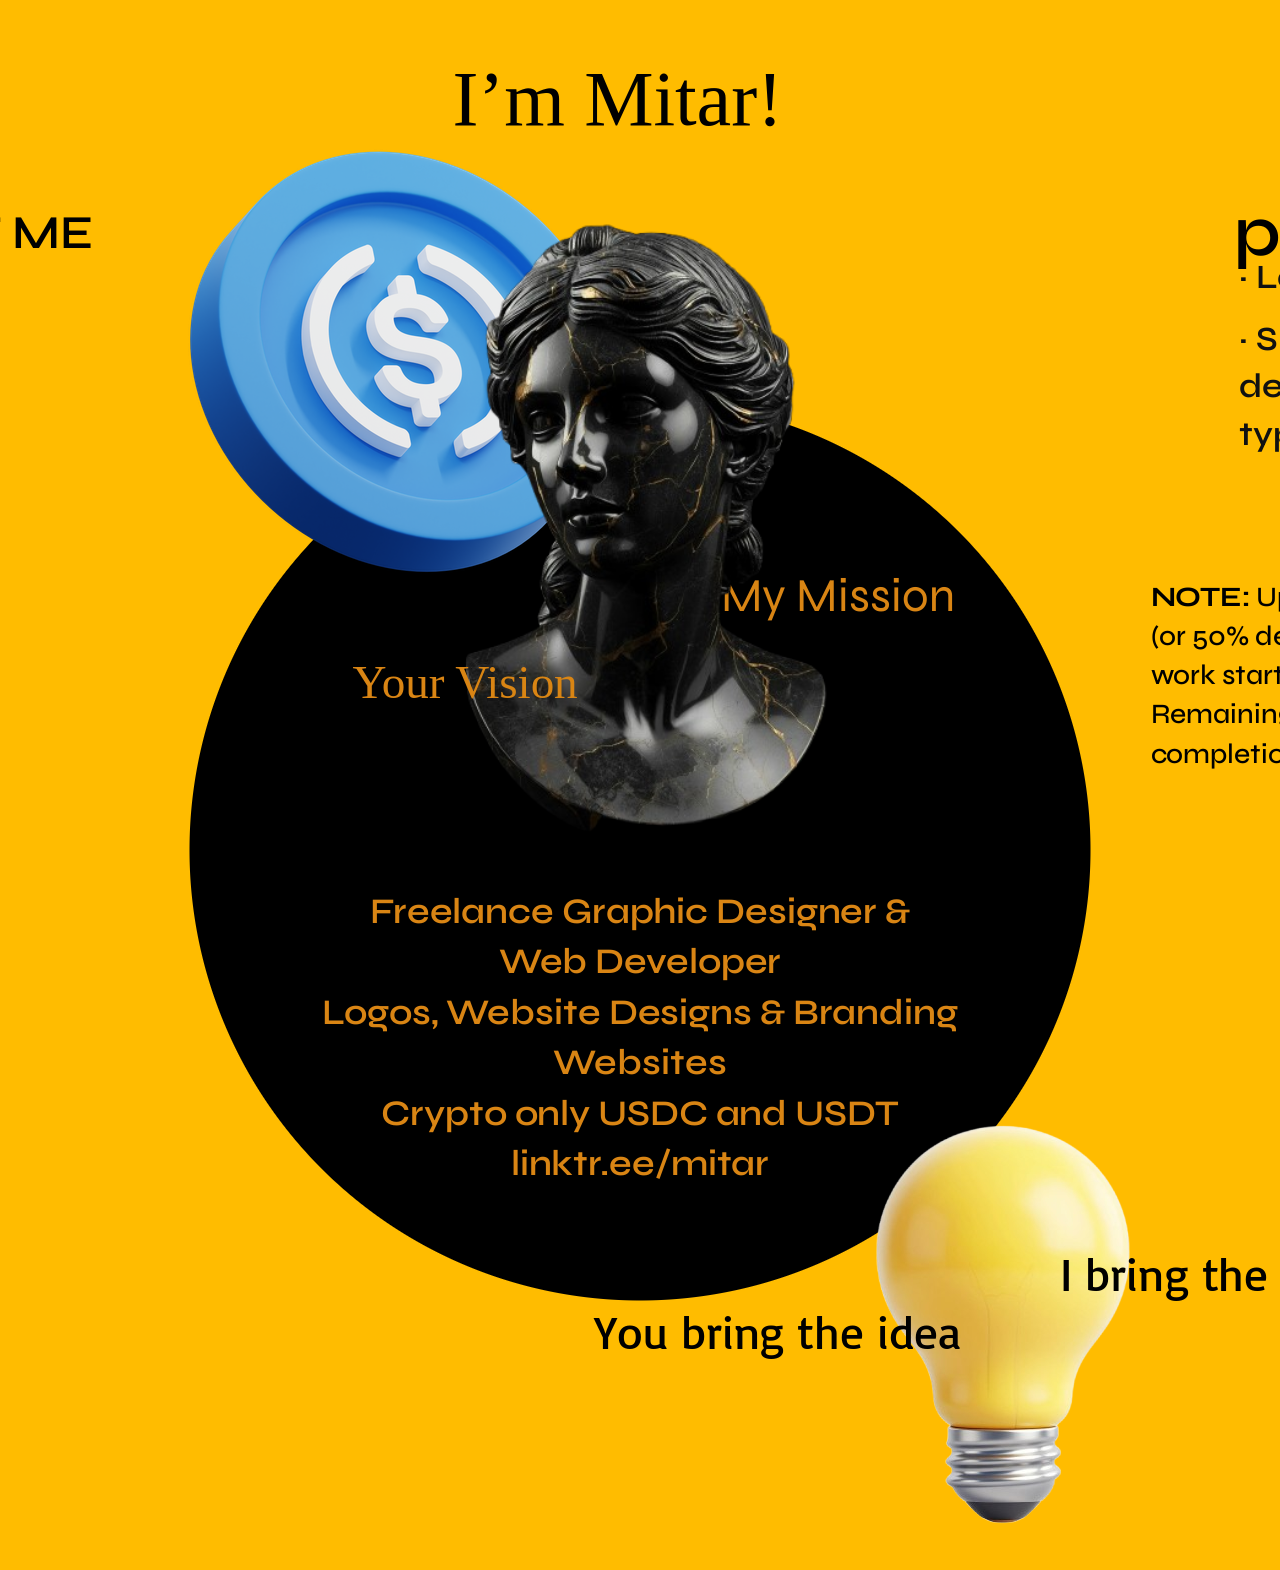
<file: index.html>
<!DOCTYPE html>
<html lang="en-US">
<head>
	<meta charset="UTF-8">
	<meta name="viewport" content="width=device-width, initial-scale=1">
<meta name="robots" content="max-image-preview:large">
<title></title>
<link rel="alternate" type="application/rss+xml" title=" &raquo; Feed" href="feed/">
<link rel="alternate" type="application/rss+xml" title=" &raquo; Comments Feed" href="comments/feed/">
<style id="wp-img-auto-sizes-contain-inline-css">
img:is([sizes=auto i],[sizes^="auto," i]){contain-intrinsic-size:3000px 1500px}
/*# sourceURL=wp-img-auto-sizes-contain-inline-css */
</style>
<style id="wp-block-group-inline-css">
.wp-block-group{box-sizing:border-box}:where(.wp-block-group.wp-block-group-is-layout-constrained){position:relative}
/*# sourceURL=wp-includes/blocks/group/style.min.css */
</style>
<style id="wp-block-post-content-inline-css">
.wp-block-post-content{display:flow-root}
/*# sourceURL=wp-includes/blocks/post-content/style.min.css */
</style>
<style id="wp-block-spacer-inline-css">
.wp-block-spacer{clear:both}
/*# sourceURL=wp-includes/blocks/spacer/style.min.css */
</style>
<style id="wp-block-columns-inline-css">
.wp-block-columns{box-sizing:border-box;display:flex;flex-wrap:wrap!important}@media (min-width:782px){.wp-block-columns{flex-wrap:nowrap!important}}.wp-block-columns{align-items:normal!important}.wp-block-columns.are-vertically-aligned-top{align-items:flex-start}.wp-block-columns.are-vertically-aligned-center{align-items:center}.wp-block-columns.are-vertically-aligned-bottom{align-items:flex-end}@media (max-width:781px){.wp-block-columns:not(.is-not-stacked-on-mobile)>.wp-block-column{flex-basis:100%!important}}@media (min-width:782px){.wp-block-columns:not(.is-not-stacked-on-mobile)>.wp-block-column{flex-basis:0;flex-grow:1}.wp-block-columns:not(.is-not-stacked-on-mobile)>.wp-block-column[style*=flex-basis]{flex-grow:0}}.wp-block-columns.is-not-stacked-on-mobile{flex-wrap:nowrap!important}.wp-block-columns.is-not-stacked-on-mobile>.wp-block-column{flex-basis:0;flex-grow:1}.wp-block-columns.is-not-stacked-on-mobile>.wp-block-column[style*=flex-basis]{flex-grow:0}:where(.wp-block-columns){margin-bottom:1.75em}:where(.wp-block-columns.has-background){padding:1.25em 2.375em}.wp-block-column{flex-grow:1;min-width:0;overflow-wrap:break-word;word-break:break-word}.wp-block-column.is-vertically-aligned-top{align-self:flex-start}.wp-block-column.is-vertically-aligned-center{align-self:center}.wp-block-column.is-vertically-aligned-bottom{align-self:flex-end}.wp-block-column.is-vertically-aligned-stretch{align-self:stretch}.wp-block-column.is-vertically-aligned-bottom,.wp-block-column.is-vertically-aligned-center,.wp-block-column.is-vertically-aligned-top{width:100%}
/*# sourceURL=wp-includes/blocks/columns/style.min.css */
</style>
<style id="wp-block-paragraph-inline-css">
.is-small-text{font-size:.875em}.is-regular-text{font-size:1em}.is-large-text{font-size:2.25em}.is-larger-text{font-size:3em}.has-drop-cap:not(:focus):first-letter{float:left;font-size:8.4em;font-style:normal;font-weight:100;line-height:.68;margin:.05em .1em 0 0;text-transform:uppercase}body.rtl .has-drop-cap:not(:focus):first-letter{float:none;margin-left:.1em}p.has-drop-cap.has-background{overflow:hidden}:root :where(p.has-background){padding:1.25em 2.375em}:where(p.has-text-color:not(.has-link-color)) a{color:inherit}p.has-text-align-left[style*="writing-mode:vertical-lr"],p.has-text-align-right[style*="writing-mode:vertical-rl"]{rotate:180deg}
/*# sourceURL=wp-includes/blocks/paragraph/style.min.css */
</style>
<style id="wp-emoji-styles-inline-css">

	img.wp-smiley, img.emoji {
		display: inline !important;
		border: none !important;
		box-shadow: none !important;
		height: 1em !important;
		width: 1em !important;
		margin: 0 0.07em !important;
		vertical-align: -0.1em !important;
		background: none !important;
		padding: 0 !important;
	}
/*# sourceURL=wp-emoji-styles-inline-css */
</style>
<style id="wp-block-library-inline-css">
:root{--wp-block-synced-color:#7a00df;--wp-block-synced-color--rgb:122,0,223;--wp-bound-block-color:var(--wp-block-synced-color);--wp-editor-canvas-background:#ddd;--wp-admin-theme-color:#007cba;--wp-admin-theme-color--rgb:0,124,186;--wp-admin-theme-color-darker-10:#006ba1;--wp-admin-theme-color-darker-10--rgb:0,107,160.5;--wp-admin-theme-color-darker-20:#005a87;--wp-admin-theme-color-darker-20--rgb:0,90,135;--wp-admin-border-width-focus:2px}@media (min-resolution:192dpi){:root{--wp-admin-border-width-focus:1.5px}}.wp-element-button{cursor:pointer}:root .has-very-light-gray-background-color{background-color:#eee}:root .has-very-dark-gray-background-color{background-color:#313131}:root .has-very-light-gray-color{color:#eee}:root .has-very-dark-gray-color{color:#313131}:root .has-vivid-green-cyan-to-vivid-cyan-blue-gradient-background{background:linear-gradient(135deg,#00d084,#0693e3)}:root .has-purple-crush-gradient-background{background:linear-gradient(135deg,#34e2e4,#4721fb 50%,#ab1dfe)}:root .has-hazy-dawn-gradient-background{background:linear-gradient(135deg,#faaca8,#dad0ec)}:root .has-subdued-olive-gradient-background{background:linear-gradient(135deg,#fafae1,#67a671)}:root .has-atomic-cream-gradient-background{background:linear-gradient(135deg,#fdd79a,#004a59)}:root .has-nightshade-gradient-background{background:linear-gradient(135deg,#330968,#31cdcf)}:root .has-midnight-gradient-background{background:linear-gradient(135deg,#020381,#2874fc)}:root{--wp--preset--font-size--normal:16px;--wp--preset--font-size--huge:42px}.has-regular-font-size{font-size:1em}.has-larger-font-size{font-size:2.625em}.has-normal-font-size{font-size:var(--wp--preset--font-size--normal)}.has-huge-font-size{font-size:var(--wp--preset--font-size--huge)}:root .has-text-align-center{text-align:center}:root .has-text-align-left{text-align:left}:root .has-text-align-right{text-align:right}.has-fit-text{white-space:nowrap!important}#end-resizable-editor-section{display:none}.aligncenter{clear:both}.items-justified-left{justify-content:flex-start}.items-justified-center{justify-content:center}.items-justified-right{justify-content:flex-end}.items-justified-space-between{justify-content:space-between}.screen-reader-text{word-wrap:normal!important;border:0;clip-path:inset(50%);height:1px;margin:-1px;overflow:hidden;padding:0;position:absolute;width:1px}.screen-reader-text:focus{background-color:#ddd;clip-path:none;color:#444;display:block;font-size:1em;height:auto;left:5px;line-height:normal;padding:15px 23px 14px;text-decoration:none;top:5px;width:auto;z-index:100000}html :where(.has-border-color){border-style:solid}html :where([style*=border-color]){border-style:solid}html :where([style*=border-top-color]){border-top-style:solid}html :where([style*=border-right-color]){border-right-style:solid}html :where([style*=border-bottom-color]){border-bottom-style:solid}html :where([style*=border-left-color]){border-left-style:solid}html :where([style*=border-width]){border-style:solid}html :where([style*=border-top-width]){border-top-style:solid}html :where([style*=border-right-width]){border-right-style:solid}html :where([style*=border-bottom-width]){border-bottom-style:solid}html :where([style*=border-left-width]){border-left-style:solid}html :where(img[class*=wp-image-]){height:auto;max-width:100%}:where(figure){margin:0 0 1em}html :where(.is-position-sticky){--wp-admin--admin-bar--position-offset:var(--wp-admin--admin-bar--height,0px)}@media screen and (max-width:600px){html :where(.is-position-sticky){--wp-admin--admin-bar--position-offset:0px}}
/*# sourceURL=/wp-includes/css/dist/block-library/common.min.css */
</style>
<style id="global-styles-inline-css">
:root{--wp--preset--aspect-ratio--square: 1;--wp--preset--aspect-ratio--4-3: 4/3;--wp--preset--aspect-ratio--3-4: 3/4;--wp--preset--aspect-ratio--3-2: 3/2;--wp--preset--aspect-ratio--2-3: 2/3;--wp--preset--aspect-ratio--16-9: 16/9;--wp--preset--aspect-ratio--9-16: 9/16;--wp--preset--color--black: #000000;--wp--preset--color--cyan-bluish-gray: #abb8c3;--wp--preset--color--white: #ffffff;--wp--preset--color--pale-pink: #f78da7;--wp--preset--color--vivid-red: #cf2e2e;--wp--preset--color--luminous-vivid-orange: #ff6900;--wp--preset--color--luminous-vivid-amber: #fcb900;--wp--preset--color--light-green-cyan: #7bdcb5;--wp--preset--color--vivid-green-cyan: #00d084;--wp--preset--color--pale-cyan-blue: #8ed1fc;--wp--preset--color--vivid-cyan-blue: #0693e3;--wp--preset--color--vivid-purple: #9b51e0;--wp--preset--color--base: #FFFFFF;--wp--preset--color--contrast: #111111;--wp--preset--color--accent-1: #FFEE58;--wp--preset--color--accent-2: #F6CFF4;--wp--preset--color--accent-3: #503AA8;--wp--preset--color--accent-4: #686868;--wp--preset--color--accent-5: #FBFAF3;--wp--preset--color--accent-6: color-mix(in srgb, currentColor 20%, transparent);--wp--preset--gradient--vivid-cyan-blue-to-vivid-purple: linear-gradient(135deg,rgb(6,147,227) 0%,rgb(155,81,224) 100%);--wp--preset--gradient--light-green-cyan-to-vivid-green-cyan: linear-gradient(135deg,rgb(122,220,180) 0%,rgb(0,208,130) 100%);--wp--preset--gradient--luminous-vivid-amber-to-luminous-vivid-orange: linear-gradient(135deg,rgb(252,185,0) 0%,rgb(255,105,0) 100%);--wp--preset--gradient--luminous-vivid-orange-to-vivid-red: linear-gradient(135deg,rgb(255,105,0) 0%,rgb(207,46,46) 100%);--wp--preset--gradient--very-light-gray-to-cyan-bluish-gray: linear-gradient(135deg,rgb(238,238,238) 0%,rgb(169,184,195) 100%);--wp--preset--gradient--cool-to-warm-spectrum: linear-gradient(135deg,rgb(74,234,220) 0%,rgb(151,120,209) 20%,rgb(207,42,186) 40%,rgb(238,44,130) 60%,rgb(251,105,98) 80%,rgb(254,248,76) 100%);--wp--preset--gradient--blush-light-purple: linear-gradient(135deg,rgb(255,206,236) 0%,rgb(152,150,240) 100%);--wp--preset--gradient--blush-bordeaux: linear-gradient(135deg,rgb(254,205,165) 0%,rgb(254,45,45) 50%,rgb(107,0,62) 100%);--wp--preset--gradient--luminous-dusk: linear-gradient(135deg,rgb(255,203,112) 0%,rgb(199,81,192) 50%,rgb(65,88,208) 100%);--wp--preset--gradient--pale-ocean: linear-gradient(135deg,rgb(255,245,203) 0%,rgb(182,227,212) 50%,rgb(51,167,181) 100%);--wp--preset--gradient--electric-grass: linear-gradient(135deg,rgb(202,248,128) 0%,rgb(113,206,126) 100%);--wp--preset--gradient--midnight: linear-gradient(135deg,rgb(2,3,129) 0%,rgb(40,116,252) 100%);--wp--preset--font-size--small: 0.875rem;--wp--preset--font-size--medium: clamp(1rem, 1rem + ((1vw - 0.2rem) * 0.196), 1.125rem);--wp--preset--font-size--large: clamp(1.125rem, 1.125rem + ((1vw - 0.2rem) * 0.392), 1.375rem);--wp--preset--font-size--x-large: clamp(1.75rem, 1.75rem + ((1vw - 0.2rem) * 0.392), 2rem);--wp--preset--font-size--xx-large: clamp(2.15rem, 2.15rem + ((1vw - 0.2rem) * 1.333), 3rem);--wp--preset--font-family--manrope: Manrope, sans-serif;--wp--preset--font-family--fira-code: "Fira Code", monospace;--wp--preset--spacing--20: 10px;--wp--preset--spacing--30: 20px;--wp--preset--spacing--40: 30px;--wp--preset--spacing--50: clamp(30px, 5vw, 50px);--wp--preset--spacing--60: clamp(30px, 7vw, 70px);--wp--preset--spacing--70: clamp(50px, 7vw, 90px);--wp--preset--spacing--80: clamp(70px, 10vw, 140px);--wp--preset--shadow--natural: 6px 6px 9px rgba(0, 0, 0, 0.2);--wp--preset--shadow--deep: 12px 12px 50px rgba(0, 0, 0, 0.4);--wp--preset--shadow--sharp: 6px 6px 0px rgba(0, 0, 0, 0.2);--wp--preset--shadow--outlined: 6px 6px 0px -3px rgb(255, 255, 255), 6px 6px rgb(0, 0, 0);--wp--preset--shadow--crisp: 6px 6px 0px rgb(0, 0, 0);}:root { --wp--style--global--content-size: 645px;--wp--style--global--wide-size: 1340px; }:where(body) { margin: 0; }.wp-site-blocks { padding-top: var(--wp--style--root--padding-top); padding-bottom: var(--wp--style--root--padding-bottom); }.has-global-padding { padding-right: var(--wp--style--root--padding-right); padding-left: var(--wp--style--root--padding-left); }.has-global-padding > .alignfull { margin-right: calc(var(--wp--style--root--padding-right) * -1); margin-left: calc(var(--wp--style--root--padding-left) * -1); }.has-global-padding :where(:not(.alignfull.is-layout-flow) > .has-global-padding:not(.wp-block-block, .alignfull)) { padding-right: 0; padding-left: 0; }.has-global-padding :where(:not(.alignfull.is-layout-flow) > .has-global-padding:not(.wp-block-block, .alignfull)) > .alignfull { margin-left: 0; margin-right: 0; }.wp-site-blocks > .alignleft { float: left; margin-right: 2em; }.wp-site-blocks > .alignright { float: right; margin-left: 2em; }.wp-site-blocks > .aligncenter { justify-content: center; margin-left: auto; margin-right: auto; }:where(.wp-site-blocks) > * { margin-block-start: 1.2rem; margin-block-end: 0; }:where(.wp-site-blocks) > :first-child { margin-block-start: 0; }:where(.wp-site-blocks) > :last-child { margin-block-end: 0; }:root { --wp--style--block-gap: 1.2rem; }:root :where(.is-layout-flow) > :first-child{margin-block-start: 0;}:root :where(.is-layout-flow) > :last-child{margin-block-end: 0;}:root :where(.is-layout-flow) > *{margin-block-start: 1.2rem;margin-block-end: 0;}:root :where(.is-layout-constrained) > :first-child{margin-block-start: 0;}:root :where(.is-layout-constrained) > :last-child{margin-block-end: 0;}:root :where(.is-layout-constrained) > *{margin-block-start: 1.2rem;margin-block-end: 0;}:root :where(.is-layout-flex){gap: 1.2rem;}:root :where(.is-layout-grid){gap: 1.2rem;}.is-layout-flow > .alignleft{float: left;margin-inline-start: 0;margin-inline-end: 2em;}.is-layout-flow > .alignright{float: right;margin-inline-start: 2em;margin-inline-end: 0;}.is-layout-flow > .aligncenter{margin-left: auto !important;margin-right: auto !important;}.is-layout-constrained > .alignleft{float: left;margin-inline-start: 0;margin-inline-end: 2em;}.is-layout-constrained > .alignright{float: right;margin-inline-start: 2em;margin-inline-end: 0;}.is-layout-constrained > .aligncenter{margin-left: auto !important;margin-right: auto !important;}.is-layout-constrained > :where(:not(.alignleft):not(.alignright):not(.alignfull)){max-width: var(--wp--style--global--content-size);margin-left: auto !important;margin-right: auto !important;}.is-layout-constrained > .alignwide{max-width: var(--wp--style--global--wide-size);}body .is-layout-flex{display: flex;}.is-layout-flex{flex-wrap: wrap;align-items: center;}.is-layout-flex > :is(*, div){margin: 0;}body .is-layout-grid{display: grid;}.is-layout-grid > :is(*, div){margin: 0;}body{background-color: var(--wp--preset--color--base);color: var(--wp--preset--color--contrast);font-family: var(--wp--preset--font-family--manrope);font-size: var(--wp--preset--font-size--large);font-weight: 300;letter-spacing: -0.1px;line-height: 1.4;--wp--style--root--padding-top: 0px;--wp--style--root--padding-right: var(--wp--preset--spacing--50);--wp--style--root--padding-bottom: 0px;--wp--style--root--padding-left: var(--wp--preset--spacing--50);}a:where(:not(.wp-element-button)){color: currentColor;}:root :where(a:where(:not(.wp-element-button)):hover){text-decoration: none;}h1, h2, h3, h4, h5, h6{font-weight: 400;letter-spacing: -0.1px;line-height: 1.125;}h1{font-size: var(--wp--preset--font-size--xx-large);}h2{font-size: var(--wp--preset--font-size--x-large);}h3{font-size: var(--wp--preset--font-size--large);}h4{font-size: var(--wp--preset--font-size--medium);}h5{font-size: var(--wp--preset--font-size--small);letter-spacing: 0.5px;}h6{font-size: var(--wp--preset--font-size--small);font-weight: 700;letter-spacing: 1.4px;text-transform: uppercase;}:root :where(.wp-element-button, .wp-block-button__link){background-color: var(--wp--preset--color--contrast);border-width: 0;color: var(--wp--preset--color--base);font-family: inherit;font-size: var(--wp--preset--font-size--medium);font-style: inherit;font-weight: inherit;letter-spacing: inherit;line-height: inherit;padding-top: 1rem;padding-right: 2.25rem;padding-bottom: 1rem;padding-left: 2.25rem;text-decoration: none;text-transform: inherit;}:root :where(.wp-element-button:hover, .wp-block-button__link:hover){background-color: color-mix(in srgb, var(--wp--preset--color--contrast) 85%, transparent);border-color: transparent;color: var(--wp--preset--color--base);}:root :where(.wp-element-button:focus, .wp-block-button__link:focus){outline-color: var(--wp--preset--color--accent-4);outline-offset: 2px;}:root :where(.wp-element-caption, .wp-block-audio figcaption, .wp-block-embed figcaption, .wp-block-gallery figcaption, .wp-block-image figcaption, .wp-block-table figcaption, .wp-block-video figcaption){font-size: var(--wp--preset--font-size--small);line-height: 1.4;}.has-black-color{color: var(--wp--preset--color--black) !important;}.has-cyan-bluish-gray-color{color: var(--wp--preset--color--cyan-bluish-gray) !important;}.has-white-color{color: var(--wp--preset--color--white) !important;}.has-pale-pink-color{color: var(--wp--preset--color--pale-pink) !important;}.has-vivid-red-color{color: var(--wp--preset--color--vivid-red) !important;}.has-luminous-vivid-orange-color{color: var(--wp--preset--color--luminous-vivid-orange) !important;}.has-luminous-vivid-amber-color{color: var(--wp--preset--color--luminous-vivid-amber) !important;}.has-light-green-cyan-color{color: var(--wp--preset--color--light-green-cyan) !important;}.has-vivid-green-cyan-color{color: var(--wp--preset--color--vivid-green-cyan) !important;}.has-pale-cyan-blue-color{color: var(--wp--preset--color--pale-cyan-blue) !important;}.has-vivid-cyan-blue-color{color: var(--wp--preset--color--vivid-cyan-blue) !important;}.has-vivid-purple-color{color: var(--wp--preset--color--vivid-purple) !important;}.has-base-color{color: var(--wp--preset--color--base) !important;}.has-contrast-color{color: var(--wp--preset--color--contrast) !important;}.has-accent-1-color{color: var(--wp--preset--color--accent-1) !important;}.has-accent-2-color{color: var(--wp--preset--color--accent-2) !important;}.has-accent-3-color{color: var(--wp--preset--color--accent-3) !important;}.has-accent-4-color{color: var(--wp--preset--color--accent-4) !important;}.has-accent-5-color{color: var(--wp--preset--color--accent-5) !important;}.has-accent-6-color{color: var(--wp--preset--color--accent-6) !important;}.has-black-background-color{background-color: var(--wp--preset--color--black) !important;}.has-cyan-bluish-gray-background-color{background-color: var(--wp--preset--color--cyan-bluish-gray) !important;}.has-white-background-color{background-color: var(--wp--preset--color--white) !important;}.has-pale-pink-background-color{background-color: var(--wp--preset--color--pale-pink) !important;}.has-vivid-red-background-color{background-color: var(--wp--preset--color--vivid-red) !important;}.has-luminous-vivid-orange-background-color{background-color: var(--wp--preset--color--luminous-vivid-orange) !important;}.has-luminous-vivid-amber-background-color{background-color: var(--wp--preset--color--luminous-vivid-amber) !important;}.has-light-green-cyan-background-color{background-color: var(--wp--preset--color--light-green-cyan) !important;}.has-vivid-green-cyan-background-color{background-color: var(--wp--preset--color--vivid-green-cyan) !important;}.has-pale-cyan-blue-background-color{background-color: var(--wp--preset--color--pale-cyan-blue) !important;}.has-vivid-cyan-blue-background-color{background-color: var(--wp--preset--color--vivid-cyan-blue) !important;}.has-vivid-purple-background-color{background-color: var(--wp--preset--color--vivid-purple) !important;}.has-base-background-color{background-color: var(--wp--preset--color--base) !important;}.has-contrast-background-color{background-color: var(--wp--preset--color--contrast) !important;}.has-accent-1-background-color{background-color: var(--wp--preset--color--accent-1) !important;}.has-accent-2-background-color{background-color: var(--wp--preset--color--accent-2) !important;}.has-accent-3-background-color{background-color: var(--wp--preset--color--accent-3) !important;}.has-accent-4-background-color{background-color: var(--wp--preset--color--accent-4) !important;}.has-accent-5-background-color{background-color: var(--wp--preset--color--accent-5) !important;}.has-accent-6-background-color{background-color: var(--wp--preset--color--accent-6) !important;}.has-black-border-color{border-color: var(--wp--preset--color--black) !important;}.has-cyan-bluish-gray-border-color{border-color: var(--wp--preset--color--cyan-bluish-gray) !important;}.has-white-border-color{border-color: var(--wp--preset--color--white) !important;}.has-pale-pink-border-color{border-color: var(--wp--preset--color--pale-pink) !important;}.has-vivid-red-border-color{border-color: var(--wp--preset--color--vivid-red) !important;}.has-luminous-vivid-orange-border-color{border-color: var(--wp--preset--color--luminous-vivid-orange) !important;}.has-luminous-vivid-amber-border-color{border-color: var(--wp--preset--color--luminous-vivid-amber) !important;}.has-light-green-cyan-border-color{border-color: var(--wp--preset--color--light-green-cyan) !important;}.has-vivid-green-cyan-border-color{border-color: var(--wp--preset--color--vivid-green-cyan) !important;}.has-pale-cyan-blue-border-color{border-color: var(--wp--preset--color--pale-cyan-blue) !important;}.has-vivid-cyan-blue-border-color{border-color: var(--wp--preset--color--vivid-cyan-blue) !important;}.has-vivid-purple-border-color{border-color: var(--wp--preset--color--vivid-purple) !important;}.has-base-border-color{border-color: var(--wp--preset--color--base) !important;}.has-contrast-border-color{border-color: var(--wp--preset--color--contrast) !important;}.has-accent-1-border-color{border-color: var(--wp--preset--color--accent-1) !important;}.has-accent-2-border-color{border-color: var(--wp--preset--color--accent-2) !important;}.has-accent-3-border-color{border-color: var(--wp--preset--color--accent-3) !important;}.has-accent-4-border-color{border-color: var(--wp--preset--color--accent-4) !important;}.has-accent-5-border-color{border-color: var(--wp--preset--color--accent-5) !important;}.has-accent-6-border-color{border-color: var(--wp--preset--color--accent-6) !important;}.has-vivid-cyan-blue-to-vivid-purple-gradient-background{background: var(--wp--preset--gradient--vivid-cyan-blue-to-vivid-purple) !important;}.has-light-green-cyan-to-vivid-green-cyan-gradient-background{background: var(--wp--preset--gradient--light-green-cyan-to-vivid-green-cyan) !important;}.has-luminous-vivid-amber-to-luminous-vivid-orange-gradient-background{background: var(--wp--preset--gradient--luminous-vivid-amber-to-luminous-vivid-orange) !important;}.has-luminous-vivid-orange-to-vivid-red-gradient-background{background: var(--wp--preset--gradient--luminous-vivid-orange-to-vivid-red) !important;}.has-very-light-gray-to-cyan-bluish-gray-gradient-background{background: var(--wp--preset--gradient--very-light-gray-to-cyan-bluish-gray) !important;}.has-cool-to-warm-spectrum-gradient-background{background: var(--wp--preset--gradient--cool-to-warm-spectrum) !important;}.has-blush-light-purple-gradient-background{background: var(--wp--preset--gradient--blush-light-purple) !important;}.has-blush-bordeaux-gradient-background{background: var(--wp--preset--gradient--blush-bordeaux) !important;}.has-luminous-dusk-gradient-background{background: var(--wp--preset--gradient--luminous-dusk) !important;}.has-pale-ocean-gradient-background{background: var(--wp--preset--gradient--pale-ocean) !important;}.has-electric-grass-gradient-background{background: var(--wp--preset--gradient--electric-grass) !important;}.has-midnight-gradient-background{background: var(--wp--preset--gradient--midnight) !important;}.has-small-font-size{font-size: var(--wp--preset--font-size--small) !important;}.has-medium-font-size{font-size: var(--wp--preset--font-size--medium) !important;}.has-large-font-size{font-size: var(--wp--preset--font-size--large) !important;}.has-x-large-font-size{font-size: var(--wp--preset--font-size--x-large) !important;}.has-xx-large-font-size{font-size: var(--wp--preset--font-size--xx-large) !important;}.has-manrope-font-family{font-family: var(--wp--preset--font-family--manrope) !important;}.has-fira-code-font-family{font-family: var(--wp--preset--font-family--fira-code) !important;}/* --- VERZIJA ZA KOMPJUTER (Desktop) --- */
body {
    background: radial-gradient(circle at center 850px, #000000 0px, #000000 450px, #ffbc00 451px, #ffbc00 100%) !important;
    background-attachment: scroll !important;
}

/* --- VERZIJA ZA MOBILNI TELEFON --- */
@media (max-width: 767px) {
    body {
        background: radial-gradient(circle at center 450px, #000000 0px, #000000 220px, #ffbc00 221px, #ffbc00 100%) !important;
    }
}

:root :where(.wp-block-columns-is-layout-flow) > :first-child{margin-block-start: 0;}:root :where(.wp-block-columns-is-layout-flow) > :last-child{margin-block-end: 0;}:root :where(.wp-block-columns-is-layout-flow) > *{margin-block-start: var(--wp--preset--spacing--50);margin-block-end: 0;}:root :where(.wp-block-columns-is-layout-constrained) > :first-child{margin-block-start: 0;}:root :where(.wp-block-columns-is-layout-constrained) > :last-child{margin-block-end: 0;}:root :where(.wp-block-columns-is-layout-constrained) > *{margin-block-start: var(--wp--preset--spacing--50);margin-block-end: 0;}:root :where(.wp-block-columns-is-layout-flex){gap: var(--wp--preset--spacing--50);}:root :where(.wp-block-columns-is-layout-grid){gap: var(--wp--preset--spacing--50);}
/*# sourceURL=global-styles-inline-css */
</style>
<style id="core-block-supports-inline-css">
.wp-container-core-group-is-layout-0b9decca{flex-wrap:nowrap;justify-content:flex-start;}.wp-container-core-columns-is-layout-794e3cfa{flex-wrap:nowrap;}.wp-container-core-group-is-layout-bf19e0b3{gap:var(--wp--preset--spacing--80);justify-content:space-between;align-items:flex-start;}.wp-container-core-group-is-layout-cf54d0a6{justify-content:space-between;align-items:flex-start;}.wp-container-core-group-is-layout-2ab8c7fb{gap:var(--wp--preset--spacing--20);justify-content:space-between;}
/*# sourceURL=core-block-supports-inline-css */
</style>
<style id="wp-block-template-skip-link-inline-css">
/*! This file is auto-generated */
.skip-link.screen-reader-text{border:0;clip-path:inset(50%);height:1px;margin:-1px;overflow:hidden;padding:0;position:absolute!important;width:1px;word-wrap:normal!important;word-break:normal!important}.skip-link.screen-reader-text:focus{background-color:#eee;clip-path:none;color:#444;display:block;font-size:1em;height:auto;left:5px;line-height:normal;padding:15px 23px 14px;text-decoration:none;top:5px;width:auto;z-index:100000}
/*# sourceURL=/wp-includes/css/wp-block-template-skip-link.min.css */
</style>
<style id="twentytwentyfive-style-inline-css">
a{text-decoration-thickness:1px!important;text-underline-offset:.1em}:where(.wp-site-blocks :focus){outline-width:2px;outline-style:solid}.wp-block-navigation .wp-block-navigation-submenu .wp-block-navigation-item:not(:last-child){margin-bottom:3px}.wp-block-navigation .wp-block-navigation-item .wp-block-navigation-item__content{outline-offset:4px}.wp-block-navigation .wp-block-navigation-item ul.wp-block-navigation__submenu-container .wp-block-navigation-item__content{outline-offset:0}blockquote,caption,figcaption,h1,h2,h3,h4,h5,h6,p{text-wrap:pretty}.more-link{display:block}:where(pre){overflow-x:auto}
/*# sourceURL=wp-content/themes/twentytwentyfive/style.min.css */
</style>
<link rel="stylesheet" id="elementor-frontend-css" href="wp-content/plugins/elementor/assets/css/frontend.min.css?ver=4.1.3" media="all">
<style id="elementor-frontend-inline-css">
.e-heading-base a, .e-paragraph-base a { all: unset; cursor: pointer; }form[data-element_type="e-form"].form-state-success [data-element_type="e-form-success-message"],form[data-element_type="e-form"].form-state-error [data-element_type="e-form-error-message"]{ display: block; }
/*# sourceURL=elementor-frontend-inline-css */
</style>
<link rel="stylesheet" id="elementor-post-7-css" href="wp-content/uploads/elementor/css/post-7.css?ver=1781554604" media="all">
<link rel="stylesheet" id="base-desktop-css" href="wp-content/uploads/elementor/css/base-desktop.css?ver=6a305dac87ca2" media="all">
<link rel="stylesheet" id="local-10-frontend-desktop-css" href="wp-content/uploads/elementor/css/local-10-frontend-desktop.css?ver=6a32b8954560b" media="all">
<link rel="stylesheet" id="local-10-frontend-tablet-css" href="wp-content/uploads/elementor/css/local-10-frontend-tablet.css?ver=6a32b8954560b" media="(max-width:1024px)">
<link rel="stylesheet" id="local-10-frontend-mobile-css" href="wp-content/uploads/elementor/css/local-10-frontend-mobile.css?ver=6a32b8954560b" media="(max-width:767px)">
<link rel="stylesheet" id="elementor-gf-roboto-css" href="https://fonts.googleapis.com/css?family=Roboto:100,100italic,200,200italic,300,300italic,400,400italic,500,500italic,600,600italic,700,700italic,800,800italic,900,900italic&amp;display=swap" media="all">
<link rel="stylesheet" id="elementor-gf-robotoslab-css" href="https://fonts.googleapis.com/css?family=Roboto+Slab:100,100italic,200,200italic,300,300italic,400,400italic,500,500italic,600,600italic,700,700italic,800,800italic,900,900italic&amp;display=swap" media="all">
<link rel="stylesheet" id="elementor-gf-syne-css" href="https://fonts.googleapis.com/css?family=Syne:100,100italic,200,200italic,300,300italic,400,400italic,500,500italic,600,600italic,700,700italic,800,800italic,900,900italic&amp;display=swap" media="all">
<link rel="stylesheet" id="elementor-gf-basic-css" href="https://fonts.googleapis.com/css?family=Basic:100,100italic,200,200italic,300,300italic,400,400italic,500,500italic,600,600italic,700,700italic,800,800italic,900,900italic&amp;display=swap" media="all">
<link rel="stylesheet" id="elementor-gf-adamina-css" href="https://fonts.googleapis.com/css?family=Adamina:100,100italic,200,200italic,300,300italic,400,400italic,500,500italic,600,600italic,700,700italic,800,800italic,900,900italic&amp;display=swap" media="all">
<link rel="https://api.w.org/" href="wp-json/"><link rel="alternate" title="JSON" type="application/json" href="wp-json/wp/v2/pages/10"><link rel="EditURI" type="application/rsd+xml" title="RSD" href="xmlrpc.php?rsd">
<meta name="generator" content="WordPress 7.0">
<link rel="canonical" href="">
<link rel="shortlink" href="">
<meta name="generator" content="Elementor 4.1.3; features: e_font_icon_svg, additional_custom_breakpoints; settings: css_print_method-external, google_font-enabled, font_display-swap">
			<style>
				.e-con.e-parent:nth-of-type(n+4):not(.e-lazyloaded):not(.e-no-lazyload),
				.e-con.e-parent:nth-of-type(n+4):not(.e-lazyloaded):not(.e-no-lazyload) * {
					background-image: none !important;
				}
				@media screen and (max-height: 1024px) {
					.e-con.e-parent:nth-of-type(n+3):not(.e-lazyloaded):not(.e-no-lazyload),
					.e-con.e-parent:nth-of-type(n+3):not(.e-lazyloaded):not(.e-no-lazyload) * {
						background-image: none !important;
					}
				}
				@media screen and (max-height: 640px) {
					.e-con.e-parent:nth-of-type(n+2):not(.e-lazyloaded):not(.e-no-lazyload),
					.e-con.e-parent:nth-of-type(n+2):not(.e-lazyloaded):not(.e-no-lazyload) * {
						background-image: none !important;
					}
				}
			</style>
			<style class="wp-fonts-local">
@font-face{font-family:Manrope;font-style:normal;font-weight:200 800;font-display:fallback;src:url('wp-content/themes/twentytwentyfive/assets/fonts/manrope/Manrope-VariableFont_wght.woff2') format('woff2');}
@font-face{font-family:"Fira Code";font-style:normal;font-weight:300 700;font-display:fallback;src:url('wp-content/themes/twentytwentyfive/assets/fonts/fira-code/FiraCode-VariableFont_wght.woff2') format('woff2');}
</style>
</head>

<body class="home wp-singular page-template-default page page-id-10 wp-embed-responsive wp-theme-twentytwentyfive elementor-default elementor-kit-7 elementor-page elementor-page-10">

<a class="skip-link screen-reader-text" id="wp-skip-link" href="#wp--skip-link--target">Skip to content</a><div class="wp-site-blocks"><header class="wp-block-template-part">
<div class="wp-block-group alignwide is-content-justification-left is-nowrap is-layout-flex wp-container-core-group-is-layout-0b9decca wp-block-group-is-layout-flex" style="padding-top:var(--wp--preset--spacing--30);padding-bottom:var(--wp--preset--spacing--30)"></div>
</header>


<main id="wp--skip-link--target" class="wp-block-group has-global-padding is-layout-constrained wp-block-group-is-layout-constrained" style="margin-top:var(--wp--preset--spacing--60)">
	
	<div class="wp-block-group alignfull has-global-padding is-layout-constrained wp-block-group-is-layout-constrained" style="padding-top:var(--wp--preset--spacing--60);padding-bottom:var(--wp--preset--spacing--60)">
		
		
		<div class="entry-content alignfull wp-block-post-content has-global-padding is-layout-constrained wp-block-post-content-is-layout-constrained">		<div data-elementor-type="wp-page" data-elementor-id="10" class="elementor elementor-10">
				<div class="elementor-element elementor-element-a428b5f e-con e-atomic-element e-flexbox-base e-a428b5f-0d70287 " data-id="a428b5f" data-element_type="e-flexbox" data-e-type="e-flexbox" data-interaction-id="a428b5f">
    			<h1 data-interaction-id="984f9a2" class="e-984f9a2-39ea629 e-heading-base">Your Vision</h1>
					<img fetchpriority="high" decoding="async" class="e-image-base e-51d443c-508c5b9" data-interaction-id="51d443c" id="54" src="wp-content/uploads/2026/06/usdc-3d-icon-png-download-8263869.webp" width="450" height="450" srcset="wp-content/uploads/2026/06/usdc-3d-icon-png-download-8263869.webp 450w, wp-content/uploads/2026/06/usdc-3d-icon-png-download-8263869-300x300.webp 300w, wp-content/uploads/2026/06/usdc-3d-icon-png-download-8263869-150x150.webp 150w" alt="">					<img decoding="async" class="e-image-base e-14e2d09-483c8c1" data-interaction-id="14e2d09" id="15" src="wp-content/uploads/2026/06/gemini-2.5-flash-image_Remove_the_square_pedestal_and_the_base_at_the_bottom-0-removebg-preview.png" width="408" height="612" srcset="wp-content/uploads/2026/06/gemini-2.5-flash-image_Remove_the_square_pedestal_and_the_base_at_the_bottom-0-removebg-preview.png 408w, wp-content/uploads/2026/06/gemini-2.5-flash-image_Remove_the_square_pedestal_and_the_base_at_the_bottom-0-removebg-preview-200x300.png 200w" alt="">					<h1 data-interaction-id="a732be6" class="e-a732be6-023acfa e-heading-base">My Mission</h1>
		
</div>
<div class="elementor-element elementor-element-8943094 e-con e-atomic-element e-flexbox-base e-8943094-874c64b " data-id="8943094" data-element_type="e-flexbox" data-e-type="e-flexbox" data-interaction-id="8943094">
    			<p class="e-c8ca078-49cbb08 e-paragraph-base" data-interaction-id="c8ca078">Freelance Graphic Designer &amp; Web Developer<br>Logos, Website Designs &amp; Branding<br>Websites<br>Crypto only USDC and USDT<br>linktr.ee/mitar</p>
		
</div>
<div class="elementor-element elementor-element-655c258 e-con e-atomic-element e-flexbox-base " data-id="655c258" data-element_type="e-flexbox" data-e-type="e-flexbox" data-interaction-id="655c258">
    			<h1 data-interaction-id="cba79ea" class="e-cba79ea-5055a89 e-heading-base">I&rsquo;m Mitar!</h1>
					<img decoding="async" class="e-image-base e-46af7d5-8bd2db4" data-interaction-id="46af7d5" id="129" src="wp-content/uploads/2026/06/image-removebg-preview.png" width="500" height="500" srcset="wp-content/uploads/2026/06/image-removebg-preview.png 500w, wp-content/uploads/2026/06/image-removebg-preview-300x300.png 300w, wp-content/uploads/2026/06/image-removebg-preview-150x150.png 150w" alt="">		
</div>
<div class="elementor-element elementor-element-79b4635 e-con e-atomic-element e-flexbox-base " data-id="79b4635" data-element_type="e-flexbox" data-e-type="e-flexbox" data-interaction-id="79b4635">
    			<h1 data-interaction-id="35851a4" class="e-35851a4-cbd5f6f e-heading-base">You bring the idea</h1>
					<h1 data-interaction-id="54acaf4" class="e-54acaf4-28dc554 e-heading-base">I bring the reality</h1>
		
</div>
<div class="elementor-element elementor-element-78c6985 e-con e-atomic-element e-flexbox-base " data-id="78c6985" data-element_type="e-flexbox" data-e-type="e-flexbox" data-interaction-id="78c6985">
    			<p class="e-6e1719c-2ee3c3a e-paragraph-base" data-interaction-id="6e1719c"></p>
					<h1 data-interaction-id="f56e8c7" class="e-f56e8c7-12ef858 e-heading-base">price</h1>
		
</div>
<div class="elementor-element elementor-element-f38912a e-con e-atomic-element e-flexbox-base " data-id="f38912a" data-element_type="e-flexbox" data-e-type="e-flexbox" data-interaction-id="f38912a">
    
</div>
<div class="elementor-element elementor-element-3a58aa9 e-con e-atomic-element e-flexbox-base " data-id="3a58aa9" data-element_type="e-flexbox" data-e-type="e-flexbox" data-interaction-id="3a58aa9">
    			<p class="e-2d5bd10-6332bb2 e-paragraph-base" data-interaction-id="2d5bd10">&middot; Logo ~$15-$25</p>
		
</div>
<div class="elementor-element elementor-element-2129ce8 e-con e-atomic-element e-flexbox-base " data-id="2129ce8" data-element_type="e-flexbox" data-e-type="e-flexbox" data-interaction-id="2129ce8">
    			<p class="e-5847b0e-cded1bc e-paragraph-base" data-interaction-id="5847b0e">&middot; Site ~$75- $300+<br>depends on what <br>type of site</p>
		
</div>
<div class="elementor-element elementor-element-635f605 e-con e-atomic-element e-flexbox-base " data-id="635f605" data-element_type="e-flexbox" data-e-type="e-flexbox" data-interaction-id="635f605">
    			<p class="e-1aece22-066d914 e-paragraph-base" data-interaction-id="1aece22"><strong>NOTE:</strong> Upfront payment <br>(or 50% deposit) required before work starts due to scams. Remaining balance upon completion!</p>
					<h1 data-interaction-id="6e5ac7c" class="e-6e5ac7c-ed7e8dc e-heading-base">CONTACT ME</h1>
					<p class="e-d876a44-8b877c0 e-paragraph-base" data-interaction-id="d876a44">mitar_803</p>
					<img loading="lazy" decoding="async" class="e-image-base e-4752615-2c7ce1f" data-interaction-id="4752615" id="27" src="wp-content/uploads/2026/06/discord-logo-discord-icon-transparent-free-png.webp" width="700" height="700" srcset="wp-content/uploads/2026/06/discord-logo-discord-icon-transparent-free-png.webp 700w, wp-content/uploads/2026/06/discord-logo-discord-icon-transparent-free-png-300x300.webp 300w, wp-content/uploads/2026/06/discord-logo-discord-icon-transparent-free-png-150x150.webp 150w" alt="">		
</div>
		</div>
		</div>
	</div>
	
</main>


<footer class="wp-block-template-part">
<div class="wp-block-group has-global-padding is-layout-constrained wp-block-group-is-layout-constrained" style="padding-top:var(--wp--preset--spacing--60);padding-bottom:var(--wp--preset--spacing--50)">
<div class="wp-block-group alignwide is-layout-flow wp-block-group-is-layout-flow">


<div class="wp-block-group alignfull is-content-justification-space-between is-layout-flex wp-container-core-group-is-layout-cf54d0a6 wp-block-group-is-layout-flex">
<div class="wp-block-columns is-layout-flex wp-container-core-columns-is-layout-794e3cfa wp-block-columns-is-layout-flex">
<div class="wp-block-column is-layout-flow wp-block-column-is-layout-flow" style="flex-basis:100%">

</div>



<div class="wp-block-column is-layout-flow wp-block-column-is-layout-flow">
<div style="height:var(--wp--preset--spacing--40);width:0px" aria-hidden="true" class="wp-block-spacer"></div>
</div>
</div>



<div class="wp-block-group is-content-justification-space-between is-layout-flex wp-container-core-group-is-layout-bf19e0b3 wp-block-group-is-layout-flex"></div>
</div>



<div style="height:var(--wp--preset--spacing--70)" aria-hidden="true" class="wp-block-spacer"></div>



<div class="wp-block-group alignfull is-content-justification-space-between is-layout-flex wp-container-core-group-is-layout-2ab8c7fb wp-block-group-is-layout-flex">
<p class="wp-block-paragraph"></p>
</div>
</div>
</div>
</footer>
</div>
<script type="speculationrules">
{"prefetch":[{"source":"document","where":{"and":[{"href_matches":"/*"},{"not":{"href_matches":["/wp-*.php","/wp-admin/*","/wp-content/uploads/*","/wp-content/*","/wp-content/plugins/*","/wp-content/themes/twentytwentyfive/*","/*\\?(.+)"]}},{"not":{"selector_matches":"a[rel~=\"nofollow\"]"}},{"not":{"selector_matches":".no-prefetch, .no-prefetch a"}}]},"eagerness":"conservative"}]}
</script>
			<script>
				const lazyloadRunObserver = () => {
					const lazyloadBackgrounds = document.querySelectorAll( `.e-con.e-parent:not(.e-lazyloaded)` );
					const lazyloadBackgroundObserver = new IntersectionObserver( ( entries ) => {
						entries.forEach( ( entry ) => {
							if ( entry.isIntersecting ) {
								let lazyloadBackground = entry.target;
								if( lazyloadBackground ) {
									lazyloadBackground.classList.add( 'e-lazyloaded' );
								}
								lazyloadBackgroundObserver.unobserve( entry.target );
							}
						});
					}, { rootMargin: '200px 0px 200px 0px' } );
					lazyloadBackgrounds.forEach( ( lazyloadBackground ) => {
						lazyloadBackgroundObserver.observe( lazyloadBackground );
					} );
				};
				const events = [
					'DOMContentLoaded',
					'elementor/lazyload/observe',
				];
				events.forEach( ( event ) => {
					document.addEventListener( event, lazyloadRunObserver );
				} );
			</script>
			<script id="wp-emoji-settings" type="application/json">
{"baseUrl":"https://s.w.org/images/core/emoji/17.0.2/72x72/","ext":".png","svgUrl":"https://s.w.org/images/core/emoji/17.0.2/svg/","svgExt":".svg","source":{"concatemoji":"wp-includes/js/wp-emoji-release.min.js?ver=7.0"}}
</script>
<script type="module">
/*! This file is auto-generated */
const a=JSON.parse(document.getElementById("wp-emoji-settings").textContent),o=(window._wpemojiSettings=a,"wpEmojiSettingsSupports"),s=["flag","emoji"];function i(e){try{var t={supportTests:e,timestamp:(new Date).valueOf()};sessionStorage.setItem(o,JSON.stringify(t))}catch(e){}}function c(e,t,n){e.clearRect(0,0,e.canvas.width,e.canvas.height),e.fillText(t,0,0);t=new Uint32Array(e.getImageData(0,0,e.canvas.width,e.canvas.height).data);e.clearRect(0,0,e.canvas.width,e.canvas.height),e.fillText(n,0,0);const a=new Uint32Array(e.getImageData(0,0,e.canvas.width,e.canvas.height).data);return t.every((e,t)=>e===a[t])}function p(e,t){e.clearRect(0,0,e.canvas.width,e.canvas.height),e.fillText(t,0,0);var n=e.getImageData(16,16,1,1);for(let e=0;e<n.data.length;e++)if(0!==n.data[e])return!1;return!0}function u(e,t,n,a){switch(t){case"flag":return n(e,"\ud83c\udff3\ufe0f\u200d\u26a7\ufe0f","\ud83c\udff3\ufe0f\u200b\u26a7\ufe0f")?!1:!n(e,"\ud83c\udde8\ud83c\uddf6","\ud83c\udde8\u200b\ud83c\uddf6")&&!n(e,"\ud83c\udff4\udb40\udc67\udb40\udc62\udb40\udc65\udb40\udc6e\udb40\udc67\udb40\udc7f","\ud83c\udff4\u200b\udb40\udc67\u200b\udb40\udc62\u200b\udb40\udc65\u200b\udb40\udc6e\u200b\udb40\udc67\u200b\udb40\udc7f");case"emoji":return!a(e,"\ud83e\u1fac8")}return!1}function f(e,t,n,a){let r;const o=(r="undefined"!=typeof WorkerGlobalScope&&self instanceof WorkerGlobalScope?new OffscreenCanvas(300,150):document.createElement("canvas")).getContext("2d",{willReadFrequently:!0}),s=(o.textBaseline="top",o.font="600 32px Arial",{});return e.forEach(e=>{s[e]=t(o,e,n,a)}),s}function r(e){var t=document.createElement("script");t.src=e,t.defer=!0,document.head.appendChild(t)}a.supports={everything:!0,everythingExceptFlag:!0},new Promise(t=>{let n=function(){try{var e=JSON.parse(sessionStorage.getItem(o));if("object"==typeof e&&"number"==typeof e.timestamp&&(new Date).valueOf()<e.timestamp+604800&&"object"==typeof e.supportTests)return e.supportTests}catch(e){}return null}();if(!n){if("undefined"!=typeof Worker&&"undefined"!=typeof OffscreenCanvas&&"undefined"!=typeof URL&&URL.createObjectURL&&"undefined"!=typeof Blob)try{var e="postMessage("+f.toString()+"("+[JSON.stringify(s),u.toString(),c.toString(),p.toString()].join(",")+"));",a=new Blob([e],{type:"text/javascript"});const r=new Worker(URL.createObjectURL(a),{name:"wpTestEmojiSupports"});return void(r.onmessage=e=>{i(n=e.data),r.terminate(),t(n)})}catch(e){}i(n=f(s,u,c,p))}t(n)}).then(e=>{for(const n in e)a.supports[n]=e[n],a.supports.everything=a.supports.everything&&a.supports[n],"flag"!==n&&(a.supports.everythingExceptFlag=a.supports.everythingExceptFlag&&a.supports[n]);var t;a.supports.everythingExceptFlag=a.supports.everythingExceptFlag&&!a.supports.flag,a.supports.everything||((t=a.source||{}).concatemoji?r(t.concatemoji):t.wpemoji&&t.twemoji&&(r(t.twemoji),r(t.wpemoji)))});
//# sourceURL=wp-includes/js/wp-emoji-loader.min.js
</script>
</body>
</html>
<!-- Powered by Staatic (https://staatic.com/) -->
</file>
<file: wp-content/uploads/elementor/css/post-7.css>
.elementor-kit-7{--e-global-color-primary:#6EC1E4;--e-global-color-secondary:#54595F;--e-global-color-text:#7A7A7A;--e-global-color-accent:#61CE70;--e-global-typography-primary-font-family:"Roboto";--e-global-typography-primary-font-weight:600;--e-global-typography-secondary-font-family:"Roboto Slab";--e-global-typography-secondary-font-weight:400;--e-global-typography-text-font-family:"Roboto";--e-global-typography-text-font-weight:400;--e-global-typography-accent-font-family:"Roboto";--e-global-typography-accent-font-weight:500;background-color:transparent;background-image:radial-gradient(at center center, #000000 42%, #FFB700 14%);}.elementor-section.elementor-section-boxed > .elementor-container{max-width:1140px;}.e-con{--container-max-width:1140px;}.elementor-widget:not(:last-child){--kit-widget-spacing:20px;}.elementor-element{--widgets-spacing:20px 20px;--widgets-spacing-row:20px;--widgets-spacing-column:20px;}{}h1.entry-title{display:var(--page-title-display);}@media(max-width:1024px){.elementor-section.elementor-section-boxed > .elementor-container{max-width:1024px;}.e-con{--container-max-width:1024px;}}@media(max-width:767px){.elementor-section.elementor-section-boxed > .elementor-container{max-width:767px;}.e-con{--container-max-width:767px;}}
</file>
<file: wp-content/uploads/elementor/css/base-desktop.css>
.elementor .e-div-block-base{min-width:30px;padding:10px;display:block;}.elementor .e-flexbox-base{padding:10px;display:flex;flex-direction:row;}.elementor .e-tabs-base{padding-block-start:0px;display:flex;flex-direction:column;gap:30px;}.elementor .e-tabs-menu-base{display:flex;justify-content:center;}.elementor .e-tab-base{width:160px;color:#0C0D0E;cursor:pointer;padding:8px;border-width:2px;border-color:#E0E0E0;border-style:solid;background-color:#FFFFFF;display:block;}.elementor .e-tab-base.e--selected{border-color:#0C0D0E;outline-width:0px;}.elementor .e-tab-base:focus{border-color:#0C0D0E;outline-width:0px;}.elementor .e-tab-base:hover,.elementor .e-tab-base:focus-visible{background-color:#E0E0E0;}.elementor .e-tabs-content-area-base{display:block;}.elementor .e-tab-content-base{min-width:30px;padding:10px;display:block;}.elementor .e-form-base{display:block;}.elementor .e-heading-base{margin:0px;}.elementor .e-heading-link-base{all:unset;cursor:pointer;}.elementor .e-image-link-base{width:fit-content;all:unset;cursor:pointer;display:inherit;}.elementor .e-image-base{display:block;}.elementor .e-paragraph-base{margin:0px;}.elementor .e-paragraph-link-base{all:unset;cursor:pointer;}.elementor .e-svg-base{width:65px;height:65px;display:inline-block;}.elementor .e-button-base{text-align:center;padding-block-start:12px;padding-block-end:12px;padding-inline-start:24px;padding-inline-end:24px;border-radius:2px;border-width:0px;background-color:#375EFB;display:inline-block;}.elementor .e-youtube-base{overflow:hidden;aspect-ratio:16/9;}.elementor .e-divider-base{height:1px;border-width:0px;border-color:transparent;border-style:none;background-color:#000;}.elementor .e-self-hosted-video-base{max-width:100vw;aspect-ratio:16/9;display:inline-block;}
</file>
<file: wp-content/uploads/elementor/css/local-10-frontend-desktop.css>
.elementor .e-984f9a2-39ea629{position:absolute;inset-block-end:241px;inset-inline-start:35px;z-index:3;font-family:Times New Roman;color:#d98514;}.elementor .e-51d443c-508c5b9{position:absolute;inset-block-start:-47px;inset-inline-start:-136px;}.elementor .e-14e2d09-483c8c1{width:500px;position:relative;z-index:2;}.elementor .e-a732be6-023acfa{position:absolute;inset-inline-end:8px;inset-block-end:328px;z-index:1;font-family:Syne;color:#d98514;}.elementor .e-a428b5f-0d70287{justify-content:center;}.elementor .e-c8ca078-49cbb08{position:absolute;inset-block-start:-87px;font-family:Syne;font-weight:600;font-size:36px;color:#d98514;text-align:center;}.elementor .e-8943094-874c64b{position:relative;inset-block-start:24px;justify-content:center;}.elementor .e-cba79ea-5055a89{position:relative;inset-block-start:-925px;inset-inline-start:20%;font-family:Times New Roman;font-weight:500;font-size:78px;color:#000000;}.elementor .e-46af7d5-8bd2db4{position:absolute;inset-block-start:100px;inset-inline-end:-290px;}.elementor .e-35851a4-cbd5f6f{position:absolute;inset-inline-end:2px;inset-block-end:-260px;font-family:Basic;color:#000000;}.elementor .e-54acaf4-28dc554{position:absolute;inset-inline-end:-443px;inset-block-end:-202px;font-family:Basic;color:#000000;}.elementor .e-6e1719c-2ee3c3a{width:500px;position:absolute;inset-block-start:-300px;inset-inline-end:869px;z-index:5;font-family:Adamina;font-weight:500;font-size:36px;color:#000000;text-align:start;}.elementor .e-f56e8c7-12ef858{position:absolute;inset-block-start:-905px;inset-inline-start:916px;font-family:Syne;font-weight:600;font-size:70px;color:#000000;}.elementor .e-2d5bd10-6332bb2{position:absolute;inset-block-start:-884px;inset-inline-end:-521px;font-family:Syne;font-weight:600;font-size:34px;}.elementor .e-5847b0e-cded1bc{position:absolute;inset-block-start:-842px;inset-inline-end:-576px;font-family:Syne;font-weight:600;font-size:34px;}.elementor .e-1aece22-066d914{width:450px;position:absolute;inset-block-start:-600px;inset-inline-end:-638px;font-family:Syne;font-weight:500;font-size:28px;color:#000000;}.elementor .e-6e5ac7c-ed7e8dc{position:absolute;inset-block-start:-972px;inset-inline-start:-563px;font-family:Syne;font-weight:600;color:#000000;}.elementor .e-d876a44-8b877c0{position:absolute;inset-block-start:-906px;inset-inline-end:991px;font-family:Times New Roman;font-weight:600;font-size:34px;color:#000000;}.elementor .e-4752615-2c7ce1f{width:100px;height:100px;position:absolute;inset-block-start:-928px;inset-inline-start:-583px;}
</file>
<file: wp-content/uploads/elementor/css/local-10-frontend-tablet.css>
@media(max-width:1024px){.elementor .e-984f9a2-39ea629{position:absolute;inset-inline-start:56px;}}@media(max-width:1024px){.elementor .e-14e2d09-483c8c1{width:400px;}}@media(max-width:1024px){.elementor .e-a732be6-023acfa{position:absolute;inset-inline-end:62px;}}
</file>
<file: wp-content/uploads/elementor/css/local-10-frontend-mobile.css>
@media(max-width:767px){.elementor .e-984f9a2-39ea629{width:193px;height:40px;position:absolute;inset-block-end:100px;inset-inline-start:132px;font-size:33px;}}@media(max-width:767px){.elementor .e-51d443c-508c5b9{width:200px;position:absolute;inset-block-start:-11px;inset-inline-end:0px;inset-inline-start:89px;}}@media(max-width:767px){.elementor .e-14e2d09-483c8c1{width:200px;}}@media(max-width:767px){.elementor .e-a732be6-023acfa{width:198px;height:40px;position:absolute;inset-inline-end:87px;inset-block-end:131px;font-size:26px;}}@media(max-width:767px){.elementor .e-c8ca078-49cbb08{position:absolute;inset-block-start:26px;font-size:17px;}}@media(max-width:767px){.elementor .e-cba79ea-5055a89{position:relative;inset-block-start:-424px;inset-inline-start:36%;font-size:47px;}}@media(max-width:767px){.elementor .e-46af7d5-8bd2db4{position:absolute;inset-block-start:85px;inset-inline-end:-43px;}}@media(max-width:767px){.elementor .e-35851a4-cbd5f6f{position:absolute;inset-inline-end:248px;inset-block-end:-210px;}}@media(max-width:767px){.elementor .e-54acaf4-28dc554{position:absolute;inset-inline-end:-48px;inset-block-end:-97px;}}@media(max-width:767px){.elementor .e-f56e8c7-12ef858{position:absolute;inset-block-start:-428px;inset-inline-start:558px;font-size:44px;}}@media(max-width:767px){.elementor .e-2d5bd10-6332bb2{position:absolute;inset-block-start:-404px;inset-inline-end:-53px;font-size:20px;}}@media(max-width:767px){.elementor .e-5847b0e-cded1bc{position:absolute;inset-block-start:-400px;inset-inline-end:-85px;font-size:20px;}}@media(max-width:767px){.elementor .e-1aece22-066d914{width:200px;position:absolute;inset-block-start:-327px;inset-inline-end:-110px;font-size:18px;}}@media(max-width:767px){.elementor .e-6e5ac7c-ed7e8dc{position:absolute;inset-block-start:-374px;inset-inline-start:-50px;font-size:22px;}}@media(max-width:767px){.elementor .e-d876a44-8b877c0{position:absolute;inset-block-start:-348px;inset-inline-end:546px;font-size:24px;}}@media(max-width:767px){.elementor .e-4752615-2c7ce1f{width:70px;height:70px;position:absolute;inset-block-start:-364px;inset-inline-start:-64px;}}
</file>
<file: wp-content/plugins/elementor/assets/css/frontend.min.css>
:root{--direction-multiplier:1}body.rtl,html[dir=rtl]{--direction-multiplier:-1}.elementor-hidden{display:none}.elementor-visibility-hidden{visibility:hidden}.elementor-screen-only,.screen-reader-text,.screen-reader-text span,.ui-helper-hidden-accessible{height:1px;margin:-1px;overflow:hidden;padding:0;position:absolute;top:-10000em;width:1px;clip:rect(0,0,0,0);border:0}.elementor-clearfix:after{clear:both;content:"";display:block;height:0;width:0}.e-logo-wrapper{display:inline-block;line-height:1}.e-logo-wrapper i{color:var(--e-a-color-circle-logo);font-size:2.5em}.elementor *,.elementor :after,.elementor :before{box-sizing:border-box}.elementor a{box-shadow:none;text-decoration:none}.elementor hr{background-color:transparent;margin:0}.elementor img{border:none;border-radius:0;box-shadow:none;height:auto;max-width:100%}.elementor .elementor-widget:not(.elementor-widget-text-editor):not(.elementor-widget-theme-post-content) figure{margin:0}.elementor embed,.elementor iframe,.elementor object,.elementor video{border:none;line-height:1;margin:0;max-width:100%;width:100%}.elementor .elementor-background,.elementor .elementor-background-holder,.elementor .elementor-background-video-container{direction:ltr;inset:0;overflow:hidden;position:absolute;z-index:0}.elementor .elementor-background-video-container{pointer-events:none;transition:opacity 1s}.elementor .elementor-background-video-container.elementor-loading{opacity:0}.elementor .elementor-background-video,.elementor .elementor-background-video-embed{max-width:none}.elementor .elementor-background-video,.elementor .elementor-background-video-embed,.elementor .elementor-background-video-hosted{inset-block-start:50%;inset-inline-start:50%;position:absolute;transform:translate(-50%,-50%)}.elementor .elementor-background-video-hosted{-o-object-fit:cover;object-fit:cover}.elementor .elementor-background-overlay{inset:0;position:absolute}.elementor .elementor-background-slideshow{inset:0;position:absolute;z-index:0}.elementor .elementor-background-slideshow__slide__image{background-position:50%;background-size:cover;height:100%;width:100%}.e-con-inner>.elementor-element.elementor-absolute,.e-con>.elementor-element.elementor-absolute,.elementor-widget-wrap>.elementor-element.elementor-absolute{position:absolute}.e-con-inner>.elementor-element.elementor-fixed,.e-con>.elementor-element.elementor-fixed,.elementor-widget-wrap>.elementor-element.elementor-fixed{position:fixed}.elementor-widget-wrap .elementor-element.elementor-widget__width-auto,.elementor-widget-wrap .elementor-element.elementor-widget__width-initial{max-width:100%}@media (max-width:1024px){.elementor-widget-wrap .elementor-element.elementor-widget-tablet__width-auto,.elementor-widget-wrap .elementor-element.elementor-widget-tablet__width-initial{max-width:100%}}@media (max-width:767px){.elementor-widget-wrap .elementor-element.elementor-widget-mobile__width-auto,.elementor-widget-wrap .elementor-element.elementor-widget-mobile__width-initial{max-width:100%}}.elementor-element.elementor-absolute,.elementor-element.elementor-fixed{z-index:1}.elementor-element{--flex-direction:initial;--flex-wrap:initial;--justify-content:initial;--align-items:initial;--align-content:initial;--gap:initial;--flex-basis:initial;--flex-grow:initial;--flex-shrink:initial;--order:initial;--align-self:initial;align-self:var(--align-self);flex-basis:var(--flex-basis);flex-grow:var(--flex-grow);flex-shrink:var(--flex-shrink);order:var(--order)}.elementor-element:where(.e-con-full,.elementor-widget){align-content:var(--align-content);align-items:var(--align-items);flex-direction:var(--flex-direction);flex-wrap:var(--flex-wrap);gap:var(--row-gap) var(--column-gap);justify-content:var(--justify-content)}.elementor-invisible{visibility:hidden}.elementor-custom-embed-play{inset-block-start:50%;inset-inline-start:50%;position:absolute;transform:translate(calc(-50% * var(--direction-multiplier)),-50%)}.elementor-custom-embed-play i{color:#fff;font-size:100px;text-shadow:1px 0 6px rgba(0,0,0,.3)}.elementor-custom-embed-play svg{fill:#fff;filter:drop-shadow(1px 0 6px rgba(0,0,0,.3));height:100px;width:100px}.elementor-custom-embed-play i,.elementor-custom-embed-play svg{opacity:.8;transition:all .5s}.elementor-custom-embed-play.elementor-playing i{font-family:eicons}.elementor-custom-embed-play.elementor-playing i:before{content:"\e8fb"}.elementor-custom-embed-play.elementor-playing i,.elementor-custom-embed-play.elementor-playing svg{animation:eicon-spin 2s linear infinite}.elementor-tag{display:inline-flex}.elementor-ken-burns{transition-duration:10s;transition-property:transform;transition-timing-function:linear}.elementor-ken-burns--out{transform:scale(1.3)}.elementor-ken-burns--active{transition-duration:20s}.elementor-ken-burns--active.elementor-ken-burns--out{transform:scale(1)}.elementor-ken-burns--active.elementor-ken-burns--in{transform:scale(1.3)}.elementor-align-center{text-align:center}.elementor-align-right{text-align:right}.elementor-align-left{text-align:left}.elementor-align-center .elementor-button,.elementor-align-left .elementor-button,.elementor-align-right .elementor-button{width:auto}.elementor-align-justify .elementor-button{width:100%}@media (min-width:-1){.elementor-widescreen-align-center{text-align:center}.elementor-widescreen-align-right{text-align:right}.elementor-widescreen-align-left{text-align:left}.elementor-widescreen-align-center .elementor-button,.elementor-widescreen-align-left .elementor-button,.elementor-widescreen-align-right .elementor-button{width:auto}.elementor-widescreen-align-justify .elementor-button{width:100%}}@media (max-width:-1){.elementor-laptop-align-center{text-align:center}.elementor-laptop-align-right{text-align:right}.elementor-laptop-align-left{text-align:left}.elementor-laptop-align-center .elementor-button,.elementor-laptop-align-left .elementor-button,.elementor-laptop-align-right .elementor-button{width:auto}.elementor-laptop-align-justify .elementor-button{width:100%}.elementor-tablet_extra-align-center{text-align:center}.elementor-tablet_extra-align-right{text-align:right}.elementor-tablet_extra-align-left{text-align:left}.elementor-tablet_extra-align-center .elementor-button,.elementor-tablet_extra-align-left .elementor-button,.elementor-tablet_extra-align-right .elementor-button{width:auto}.elementor-tablet_extra-align-justify .elementor-button{width:100%}}@media (max-width:1024px){.elementor-tablet-align-center{text-align:center}.elementor-tablet-align-right{text-align:right}.elementor-tablet-align-left{text-align:left}.elementor-tablet-align-center .elementor-button,.elementor-tablet-align-left .elementor-button,.elementor-tablet-align-right .elementor-button{width:auto}.elementor-tablet-align-justify .elementor-button{width:100%}}@media (max-width:-1){.elementor-mobile_extra-align-center{text-align:center}.elementor-mobile_extra-align-right{text-align:right}.elementor-mobile_extra-align-left{text-align:left}.elementor-mobile_extra-align-center .elementor-button,.elementor-mobile_extra-align-left .elementor-button,.elementor-mobile_extra-align-right .elementor-button{width:auto}.elementor-mobile_extra-align-justify .elementor-button{width:100%}}@media (max-width:767px){.elementor-mobile-align-center{text-align:center}.elementor-mobile-align-right{text-align:right}.elementor-mobile-align-left{text-align:left}.elementor-mobile-align-center .elementor-button,.elementor-mobile-align-left .elementor-button,.elementor-mobile-align-right .elementor-button{width:auto}.elementor-mobile-align-justify .elementor-button{width:100%}}:root{--page-title-display:block}.elementor-page-title,h1.entry-title{display:var(--page-title-display)}@keyframes eicon-spin{0%{transform:rotate(0deg)}to{transform:rotate(359deg)}}.eicon-animation-spin{animation:eicon-spin 2s linear infinite}.elementor-section{position:relative}.elementor-section .elementor-container{display:flex;margin-inline:auto;position:relative}@media (max-width:1024px){.elementor-section .elementor-container{flex-wrap:wrap}}.elementor-section.elementor-section-boxed>.elementor-container{max-width:1140px}.elementor-section.elementor-section-stretched{position:relative;width:100%}.elementor-section.elementor-section-items-top>.elementor-container{align-items:flex-start}.elementor-section.elementor-section-items-middle>.elementor-container{align-items:center}.elementor-section.elementor-section-items-bottom>.elementor-container{align-items:flex-end}@media (min-width:768px){.elementor-section.elementor-section-height-full{height:100vh}.elementor-section.elementor-section-height-full>.elementor-container{height:100%}}.elementor-bc-flex-widget .elementor-section-content-top>.elementor-container>.elementor-column>.elementor-widget-wrap{align-items:flex-start}.elementor-bc-flex-widget .elementor-section-content-middle>.elementor-container>.elementor-column>.elementor-widget-wrap{align-items:center}.elementor-bc-flex-widget .elementor-section-content-bottom>.elementor-container>.elementor-column>.elementor-widget-wrap{align-items:flex-end}.elementor-widget-wrap{align-content:flex-start;flex-wrap:wrap;position:relative;width:100%}.elementor:not(.elementor-bc-flex-widget) .elementor-widget-wrap{display:flex}.elementor-widget-wrap>.elementor-element{width:100%}.elementor-widget-wrap.e-swiper-container{width:calc(100% - (var(--e-column-margin-left, 0px) + var(--e-column-margin-right, 0px)))}.elementor-widget{position:relative}.elementor-widget:not(:last-child){margin-block-end:var(--kit-widget-spacing,20px)}.elementor-widget:not(:last-child).elementor-absolute,.elementor-widget:not(:last-child).elementor-widget__width-auto,.elementor-widget:not(:last-child).elementor-widget__width-initial{margin-block-end:0}.elementor-column{display:flex;min-height:1px;position:relative}.elementor-column-gap-narrow>.elementor-column>.elementor-element-populated{padding:5px}.elementor-column-gap-default>.elementor-column>.elementor-element-populated{padding:10px}.elementor-column-gap-extended>.elementor-column>.elementor-element-populated{padding:15px}.elementor-column-gap-wide>.elementor-column>.elementor-element-populated{padding:20px}.elementor-column-gap-wider>.elementor-column>.elementor-element-populated{padding:30px}.elementor-inner-section .elementor-column-gap-no .elementor-element-populated{padding:0}@media (min-width:768px){.elementor-column.elementor-col-10,.elementor-column[data-col="10"]{width:10%}.elementor-column.elementor-col-11,.elementor-column[data-col="11"]{width:11.111%}.elementor-column.elementor-col-12,.elementor-column[data-col="12"]{width:12.5%}.elementor-column.elementor-col-14,.elementor-column[data-col="14"]{width:14.285%}.elementor-column.elementor-col-16,.elementor-column[data-col="16"]{width:16.666%}.elementor-column.elementor-col-20,.elementor-column[data-col="20"]{width:20%}.elementor-column.elementor-col-25,.elementor-column[data-col="25"]{width:25%}.elementor-column.elementor-col-30,.elementor-column[data-col="30"]{width:30%}.elementor-column.elementor-col-33,.elementor-column[data-col="33"]{width:33.333%}.elementor-column.elementor-col-40,.elementor-column[data-col="40"]{width:40%}.elementor-column.elementor-col-50,.elementor-column[data-col="50"]{width:50%}.elementor-column.elementor-col-60,.elementor-column[data-col="60"]{width:60%}.elementor-column.elementor-col-66,.elementor-column[data-col="66"]{width:66.666%}.elementor-column.elementor-col-70,.elementor-column[data-col="70"]{width:70%}.elementor-column.elementor-col-75,.elementor-column[data-col="75"]{width:75%}.elementor-column.elementor-col-80,.elementor-column[data-col="80"]{width:80%}.elementor-column.elementor-col-83,.elementor-column[data-col="83"]{width:83.333%}.elementor-column.elementor-col-90,.elementor-column[data-col="90"]{width:90%}.elementor-column.elementor-col-100,.elementor-column[data-col="100"]{width:100%}}@media (max-width:479px){.elementor-column.elementor-xs-10{width:10%}.elementor-column.elementor-xs-11{width:11.111%}.elementor-column.elementor-xs-12{width:12.5%}.elementor-column.elementor-xs-14{width:14.285%}.elementor-column.elementor-xs-16{width:16.666%}.elementor-column.elementor-xs-20{width:20%}.elementor-column.elementor-xs-25{width:25%}.elementor-column.elementor-xs-30{width:30%}.elementor-column.elementor-xs-33{width:33.333%}.elementor-column.elementor-xs-40{width:40%}.elementor-column.elementor-xs-50{width:50%}.elementor-column.elementor-xs-60{width:60%}.elementor-column.elementor-xs-66{width:66.666%}.elementor-column.elementor-xs-70{width:70%}.elementor-column.elementor-xs-75{width:75%}.elementor-column.elementor-xs-80{width:80%}.elementor-column.elementor-xs-83{width:83.333%}.elementor-column.elementor-xs-90{width:90%}.elementor-column.elementor-xs-100{width:100%}}@media (max-width:767px){.elementor-column.elementor-sm-10{width:10%}.elementor-column.elementor-sm-11{width:11.111%}.elementor-column.elementor-sm-12{width:12.5%}.elementor-column.elementor-sm-14{width:14.285%}.elementor-column.elementor-sm-16{width:16.666%}.elementor-column.elementor-sm-20{width:20%}.elementor-column.elementor-sm-25{width:25%}.elementor-column.elementor-sm-30{width:30%}.elementor-column.elementor-sm-33{width:33.333%}.elementor-column.elementor-sm-40{width:40%}.elementor-column.elementor-sm-50{width:50%}.elementor-column.elementor-sm-60{width:60%}.elementor-column.elementor-sm-66{width:66.666%}.elementor-column.elementor-sm-70{width:70%}.elementor-column.elementor-sm-75{width:75%}.elementor-column.elementor-sm-80{width:80%}.elementor-column.elementor-sm-83{width:83.333%}.elementor-column.elementor-sm-90{width:90%}.elementor-column.elementor-sm-100{width:100%}}@media (min-width:768px) and (max-width:1024px){.elementor-column.elementor-md-10{width:10%}.elementor-column.elementor-md-11{width:11.111%}.elementor-column.elementor-md-12{width:12.5%}.elementor-column.elementor-md-14{width:14.285%}.elementor-column.elementor-md-16{width:16.666%}.elementor-column.elementor-md-20{width:20%}.elementor-column.elementor-md-25{width:25%}.elementor-column.elementor-md-30{width:30%}.elementor-column.elementor-md-33{width:33.333%}.elementor-column.elementor-md-40{width:40%}.elementor-column.elementor-md-50{width:50%}.elementor-column.elementor-md-60{width:60%}.elementor-column.elementor-md-66{width:66.666%}.elementor-column.elementor-md-70{width:70%}.elementor-column.elementor-md-75{width:75%}.elementor-column.elementor-md-80{width:80%}.elementor-column.elementor-md-83{width:83.333%}.elementor-column.elementor-md-90{width:90%}.elementor-column.elementor-md-100{width:100%}}@media (min-width:-1){.elementor-reverse-widescreen>.elementor-container>:first-child{order:10}.elementor-reverse-widescreen>.elementor-container>:nth-child(2){order:9}.elementor-reverse-widescreen>.elementor-container>:nth-child(3){order:8}.elementor-reverse-widescreen>.elementor-container>:nth-child(4){order:7}.elementor-reverse-widescreen>.elementor-container>:nth-child(5){order:6}.elementor-reverse-widescreen>.elementor-container>:nth-child(6){order:5}.elementor-reverse-widescreen>.elementor-container>:nth-child(7){order:4}.elementor-reverse-widescreen>.elementor-container>:nth-child(8){order:3}.elementor-reverse-widescreen>.elementor-container>:nth-child(9){order:2}.elementor-reverse-widescreen>.elementor-container>:nth-child(10){order:1}}@media (min-width:1025px) and (max-width:-1){.elementor-reverse-laptop>.elementor-container>:first-child{order:10}.elementor-reverse-laptop>.elementor-container>:nth-child(2){order:9}.elementor-reverse-laptop>.elementor-container>:nth-child(3){order:8}.elementor-reverse-laptop>.elementor-container>:nth-child(4){order:7}.elementor-reverse-laptop>.elementor-container>:nth-child(5){order:6}.elementor-reverse-laptop>.elementor-container>:nth-child(6){order:5}.elementor-reverse-laptop>.elementor-container>:nth-child(7){order:4}.elementor-reverse-laptop>.elementor-container>:nth-child(8){order:3}.elementor-reverse-laptop>.elementor-container>:nth-child(9){order:2}.elementor-reverse-laptop>.elementor-container>:nth-child(10){order:1}}@media (min-width:-1) and (max-width:-1){.elementor-reverse-laptop>.elementor-container>:first-child{order:10}.elementor-reverse-laptop>.elementor-container>:nth-child(2){order:9}.elementor-reverse-laptop>.elementor-container>:nth-child(3){order:8}.elementor-reverse-laptop>.elementor-container>:nth-child(4){order:7}.elementor-reverse-laptop>.elementor-container>:nth-child(5){order:6}.elementor-reverse-laptop>.elementor-container>:nth-child(6){order:5}.elementor-reverse-laptop>.elementor-container>:nth-child(7){order:4}.elementor-reverse-laptop>.elementor-container>:nth-child(8){order:3}.elementor-reverse-laptop>.elementor-container>:nth-child(9){order:2}.elementor-reverse-laptop>.elementor-container>:nth-child(10){order:1}}@media (min-width:1025px) and (max-width:-1){.elementor-reverse-laptop>.elementor-container>:first-child,.elementor-reverse-laptop>.elementor-container>:nth-child(10),.elementor-reverse-laptop>.elementor-container>:nth-child(2),.elementor-reverse-laptop>.elementor-container>:nth-child(3),.elementor-reverse-laptop>.elementor-container>:nth-child(4),.elementor-reverse-laptop>.elementor-container>:nth-child(5),.elementor-reverse-laptop>.elementor-container>:nth-child(6),.elementor-reverse-laptop>.elementor-container>:nth-child(7),.elementor-reverse-laptop>.elementor-container>:nth-child(8),.elementor-reverse-laptop>.elementor-container>:nth-child(9){order:0}.elementor-reverse-tablet_extra>.elementor-container>:first-child{order:10}.elementor-reverse-tablet_extra>.elementor-container>:nth-child(2){order:9}.elementor-reverse-tablet_extra>.elementor-container>:nth-child(3){order:8}.elementor-reverse-tablet_extra>.elementor-container>:nth-child(4){order:7}.elementor-reverse-tablet_extra>.elementor-container>:nth-child(5){order:6}.elementor-reverse-tablet_extra>.elementor-container>:nth-child(6){order:5}.elementor-reverse-tablet_extra>.elementor-container>:nth-child(7){order:4}.elementor-reverse-tablet_extra>.elementor-container>:nth-child(8){order:3}.elementor-reverse-tablet_extra>.elementor-container>:nth-child(9){order:2}.elementor-reverse-tablet_extra>.elementor-container>:nth-child(10){order:1}}@media (min-width:768px) and (max-width:1024px){.elementor-reverse-tablet>.elementor-container>:first-child{order:10}.elementor-reverse-tablet>.elementor-container>:nth-child(2){order:9}.elementor-reverse-tablet>.elementor-container>:nth-child(3){order:8}.elementor-reverse-tablet>.elementor-container>:nth-child(4){order:7}.elementor-reverse-tablet>.elementor-container>:nth-child(5){order:6}.elementor-reverse-tablet>.elementor-container>:nth-child(6){order:5}.elementor-reverse-tablet>.elementor-container>:nth-child(7){order:4}.elementor-reverse-tablet>.elementor-container>:nth-child(8){order:3}.elementor-reverse-tablet>.elementor-container>:nth-child(9){order:2}.elementor-reverse-tablet>.elementor-container>:nth-child(10){order:1}}@media (min-width:-1) and (max-width:1024px){.elementor-reverse-tablet>.elementor-container>:first-child{order:10}.elementor-reverse-tablet>.elementor-container>:nth-child(2){order:9}.elementor-reverse-tablet>.elementor-container>:nth-child(3){order:8}.elementor-reverse-tablet>.elementor-container>:nth-child(4){order:7}.elementor-reverse-tablet>.elementor-container>:nth-child(5){order:6}.elementor-reverse-tablet>.elementor-container>:nth-child(6){order:5}.elementor-reverse-tablet>.elementor-container>:nth-child(7){order:4}.elementor-reverse-tablet>.elementor-container>:nth-child(8){order:3}.elementor-reverse-tablet>.elementor-container>:nth-child(9){order:2}.elementor-reverse-tablet>.elementor-container>:nth-child(10){order:1}}@media (min-width:768px) and (max-width:-1){.elementor-reverse-tablet>.elementor-container>:first-child,.elementor-reverse-tablet>.elementor-container>:nth-child(10),.elementor-reverse-tablet>.elementor-container>:nth-child(2),.elementor-reverse-tablet>.elementor-container>:nth-child(3),.elementor-reverse-tablet>.elementor-container>:nth-child(4),.elementor-reverse-tablet>.elementor-container>:nth-child(5),.elementor-reverse-tablet>.elementor-container>:nth-child(6),.elementor-reverse-tablet>.elementor-container>:nth-child(7),.elementor-reverse-tablet>.elementor-container>:nth-child(8),.elementor-reverse-tablet>.elementor-container>:nth-child(9){order:0}.elementor-reverse-mobile_extra>.elementor-container>:first-child{order:10}.elementor-reverse-mobile_extra>.elementor-container>:nth-child(2){order:9}.elementor-reverse-mobile_extra>.elementor-container>:nth-child(3){order:8}.elementor-reverse-mobile_extra>.elementor-container>:nth-child(4){order:7}.elementor-reverse-mobile_extra>.elementor-container>:nth-child(5){order:6}.elementor-reverse-mobile_extra>.elementor-container>:nth-child(6){order:5}.elementor-reverse-mobile_extra>.elementor-container>:nth-child(7){order:4}.elementor-reverse-mobile_extra>.elementor-container>:nth-child(8){order:3}.elementor-reverse-mobile_extra>.elementor-container>:nth-child(9){order:2}.elementor-reverse-mobile_extra>.elementor-container>:nth-child(10){order:1}}@media (max-width:767px){.elementor-reverse-mobile>.elementor-container>:first-child{order:10}.elementor-reverse-mobile>.elementor-container>:nth-child(2){order:9}.elementor-reverse-mobile>.elementor-container>:nth-child(3){order:8}.elementor-reverse-mobile>.elementor-container>:nth-child(4){order:7}.elementor-reverse-mobile>.elementor-container>:nth-child(5){order:6}.elementor-reverse-mobile>.elementor-container>:nth-child(6){order:5}.elementor-reverse-mobile>.elementor-container>:nth-child(7){order:4}.elementor-reverse-mobile>.elementor-container>:nth-child(8){order:3}.elementor-reverse-mobile>.elementor-container>:nth-child(9){order:2}.elementor-reverse-mobile>.elementor-container>:nth-child(10){order:1}.elementor-column{width:100%}}.elementor-grid{display:grid;grid-column-gap:var(--grid-column-gap);grid-row-gap:var(--grid-row-gap)}.elementor-grid .elementor-grid-item{min-width:0}.elementor-grid-0 .elementor-grid{display:inline-block;margin-block-end:calc(-1 * var(--grid-row-gap));width:100%;word-spacing:var(--grid-column-gap)}.elementor-grid-0 .elementor-grid .elementor-grid-item{display:inline-block;margin-block-end:var(--grid-row-gap);word-break:break-word}.elementor-grid-1 .elementor-grid{grid-template-columns:repeat(1,1fr)}.elementor-grid-2 .elementor-grid{grid-template-columns:repeat(2,1fr)}.elementor-grid-3 .elementor-grid{grid-template-columns:repeat(3,1fr)}.elementor-grid-4 .elementor-grid{grid-template-columns:repeat(4,1fr)}.elementor-grid-5 .elementor-grid{grid-template-columns:repeat(5,1fr)}.elementor-grid-6 .elementor-grid{grid-template-columns:repeat(6,1fr)}.elementor-grid-7 .elementor-grid{grid-template-columns:repeat(7,1fr)}.elementor-grid-8 .elementor-grid{grid-template-columns:repeat(8,1fr)}.elementor-grid-9 .elementor-grid{grid-template-columns:repeat(9,1fr)}.elementor-grid-10 .elementor-grid{grid-template-columns:repeat(10,1fr)}.elementor-grid-11 .elementor-grid{grid-template-columns:repeat(11,1fr)}.elementor-grid-12 .elementor-grid{grid-template-columns:repeat(12,1fr)}@media (min-width:-1){.elementor-grid-widescreen-0 .elementor-grid{display:inline-block;margin-block-end:calc(-1 * var(--grid-row-gap));width:100%;word-spacing:var(--grid-column-gap)}.elementor-grid-widescreen-0 .elementor-grid .elementor-grid-item{display:inline-block;margin-block-end:var(--grid-row-gap);word-break:break-word}.elementor-grid-widescreen-1 .elementor-grid{grid-template-columns:repeat(1,1fr)}.elementor-grid-widescreen-2 .elementor-grid{grid-template-columns:repeat(2,1fr)}.elementor-grid-widescreen-3 .elementor-grid{grid-template-columns:repeat(3,1fr)}.elementor-grid-widescreen-4 .elementor-grid{grid-template-columns:repeat(4,1fr)}.elementor-grid-widescreen-5 .elementor-grid{grid-template-columns:repeat(5,1fr)}.elementor-grid-widescreen-6 .elementor-grid{grid-template-columns:repeat(6,1fr)}.elementor-grid-widescreen-7 .elementor-grid{grid-template-columns:repeat(7,1fr)}.elementor-grid-widescreen-8 .elementor-grid{grid-template-columns:repeat(8,1fr)}.elementor-grid-widescreen-9 .elementor-grid{grid-template-columns:repeat(9,1fr)}.elementor-grid-widescreen-10 .elementor-grid{grid-template-columns:repeat(10,1fr)}.elementor-grid-widescreen-11 .elementor-grid{grid-template-columns:repeat(11,1fr)}.elementor-grid-widescreen-12 .elementor-grid{grid-template-columns:repeat(12,1fr)}}@media (max-width:-1){.elementor-grid-laptop-0 .elementor-grid{display:inline-block;margin-block-end:calc(-1 * var(--grid-row-gap));width:100%;word-spacing:var(--grid-column-gap)}.elementor-grid-laptop-0 .elementor-grid .elementor-grid-item{display:inline-block;margin-block-end:var(--grid-row-gap);word-break:break-word}.elementor-grid-laptop-1 .elementor-grid{grid-template-columns:repeat(1,1fr)}.elementor-grid-laptop-2 .elementor-grid{grid-template-columns:repeat(2,1fr)}.elementor-grid-laptop-3 .elementor-grid{grid-template-columns:repeat(3,1fr)}.elementor-grid-laptop-4 .elementor-grid{grid-template-columns:repeat(4,1fr)}.elementor-grid-laptop-5 .elementor-grid{grid-template-columns:repeat(5,1fr)}.elementor-grid-laptop-6 .elementor-grid{grid-template-columns:repeat(6,1fr)}.elementor-grid-laptop-7 .elementor-grid{grid-template-columns:repeat(7,1fr)}.elementor-grid-laptop-8 .elementor-grid{grid-template-columns:repeat(8,1fr)}.elementor-grid-laptop-9 .elementor-grid{grid-template-columns:repeat(9,1fr)}.elementor-grid-laptop-10 .elementor-grid{grid-template-columns:repeat(10,1fr)}.elementor-grid-laptop-11 .elementor-grid{grid-template-columns:repeat(11,1fr)}.elementor-grid-laptop-12 .elementor-grid{grid-template-columns:repeat(12,1fr)}.elementor-grid-tablet_extra-0 .elementor-grid{display:inline-block;margin-block-end:calc(-1 * var(--grid-row-gap));width:100%;word-spacing:var(--grid-column-gap)}.elementor-grid-tablet_extra-0 .elementor-grid .elementor-grid-item{display:inline-block;margin-block-end:var(--grid-row-gap);word-break:break-word}.elementor-grid-tablet_extra-1 .elementor-grid{grid-template-columns:repeat(1,1fr)}.elementor-grid-tablet_extra-2 .elementor-grid{grid-template-columns:repeat(2,1fr)}.elementor-grid-tablet_extra-3 .elementor-grid{grid-template-columns:repeat(3,1fr)}.elementor-grid-tablet_extra-4 .elementor-grid{grid-template-columns:repeat(4,1fr)}.elementor-grid-tablet_extra-5 .elementor-grid{grid-template-columns:repeat(5,1fr)}.elementor-grid-tablet_extra-6 .elementor-grid{grid-template-columns:repeat(6,1fr)}.elementor-grid-tablet_extra-7 .elementor-grid{grid-template-columns:repeat(7,1fr)}.elementor-grid-tablet_extra-8 .elementor-grid{grid-template-columns:repeat(8,1fr)}.elementor-grid-tablet_extra-9 .elementor-grid{grid-template-columns:repeat(9,1fr)}.elementor-grid-tablet_extra-10 .elementor-grid{grid-template-columns:repeat(10,1fr)}.elementor-grid-tablet_extra-11 .elementor-grid{grid-template-columns:repeat(11,1fr)}.elementor-grid-tablet_extra-12 .elementor-grid{grid-template-columns:repeat(12,1fr)}}@media (max-width:1024px){.elementor-grid-tablet-0 .elementor-grid{display:inline-block;margin-block-end:calc(-1 * var(--grid-row-gap));width:100%;word-spacing:var(--grid-column-gap)}.elementor-grid-tablet-0 .elementor-grid .elementor-grid-item{display:inline-block;margin-block-end:var(--grid-row-gap);word-break:break-word}.elementor-grid-tablet-1 .elementor-grid{grid-template-columns:repeat(1,1fr)}.elementor-grid-tablet-2 .elementor-grid{grid-template-columns:repeat(2,1fr)}.elementor-grid-tablet-3 .elementor-grid{grid-template-columns:repeat(3,1fr)}.elementor-grid-tablet-4 .elementor-grid{grid-template-columns:repeat(4,1fr)}.elementor-grid-tablet-5 .elementor-grid{grid-template-columns:repeat(5,1fr)}.elementor-grid-tablet-6 .elementor-grid{grid-template-columns:repeat(6,1fr)}.elementor-grid-tablet-7 .elementor-grid{grid-template-columns:repeat(7,1fr)}.elementor-grid-tablet-8 .elementor-grid{grid-template-columns:repeat(8,1fr)}.elementor-grid-tablet-9 .elementor-grid{grid-template-columns:repeat(9,1fr)}.elementor-grid-tablet-10 .elementor-grid{grid-template-columns:repeat(10,1fr)}.elementor-grid-tablet-11 .elementor-grid{grid-template-columns:repeat(11,1fr)}.elementor-grid-tablet-12 .elementor-grid{grid-template-columns:repeat(12,1fr)}}@media (max-width:-1){.elementor-grid-mobile_extra-0 .elementor-grid{display:inline-block;margin-block-end:calc(-1 * var(--grid-row-gap));width:100%;word-spacing:var(--grid-column-gap)}.elementor-grid-mobile_extra-0 .elementor-grid .elementor-grid-item{display:inline-block;margin-block-end:var(--grid-row-gap);word-break:break-word}.elementor-grid-mobile_extra-1 .elementor-grid{grid-template-columns:repeat(1,1fr)}.elementor-grid-mobile_extra-2 .elementor-grid{grid-template-columns:repeat(2,1fr)}.elementor-grid-mobile_extra-3 .elementor-grid{grid-template-columns:repeat(3,1fr)}.elementor-grid-mobile_extra-4 .elementor-grid{grid-template-columns:repeat(4,1fr)}.elementor-grid-mobile_extra-5 .elementor-grid{grid-template-columns:repeat(5,1fr)}.elementor-grid-mobile_extra-6 .elementor-grid{grid-template-columns:repeat(6,1fr)}.elementor-grid-mobile_extra-7 .elementor-grid{grid-template-columns:repeat(7,1fr)}.elementor-grid-mobile_extra-8 .elementor-grid{grid-template-columns:repeat(8,1fr)}.elementor-grid-mobile_extra-9 .elementor-grid{grid-template-columns:repeat(9,1fr)}.elementor-grid-mobile_extra-10 .elementor-grid{grid-template-columns:repeat(10,1fr)}.elementor-grid-mobile_extra-11 .elementor-grid{grid-template-columns:repeat(11,1fr)}.elementor-grid-mobile_extra-12 .elementor-grid{grid-template-columns:repeat(12,1fr)}}@media (max-width:767px){.elementor-grid-mobile-0 .elementor-grid{display:inline-block;margin-block-end:calc(-1 * var(--grid-row-gap));width:100%;word-spacing:var(--grid-column-gap)}.elementor-grid-mobile-0 .elementor-grid .elementor-grid-item{display:inline-block;margin-block-end:var(--grid-row-gap);word-break:break-word}.elementor-grid-mobile-1 .elementor-grid{grid-template-columns:repeat(1,1fr)}.elementor-grid-mobile-2 .elementor-grid{grid-template-columns:repeat(2,1fr)}.elementor-grid-mobile-3 .elementor-grid{grid-template-columns:repeat(3,1fr)}.elementor-grid-mobile-4 .elementor-grid{grid-template-columns:repeat(4,1fr)}.elementor-grid-mobile-5 .elementor-grid{grid-template-columns:repeat(5,1fr)}.elementor-grid-mobile-6 .elementor-grid{grid-template-columns:repeat(6,1fr)}.elementor-grid-mobile-7 .elementor-grid{grid-template-columns:repeat(7,1fr)}.elementor-grid-mobile-8 .elementor-grid{grid-template-columns:repeat(8,1fr)}.elementor-grid-mobile-9 .elementor-grid{grid-template-columns:repeat(9,1fr)}.elementor-grid-mobile-10 .elementor-grid{grid-template-columns:repeat(10,1fr)}.elementor-grid-mobile-11 .elementor-grid{grid-template-columns:repeat(11,1fr)}.elementor-grid-mobile-12 .elementor-grid{grid-template-columns:repeat(12,1fr)}}@media (min-width:1025px){#elementor-device-mode:after{content:"desktop"}}@media (min-width:-1){#elementor-device-mode:after{content:"widescreen"}}@media (max-width:-1){#elementor-device-mode:after{content:"laptop";content:"tablet_extra"}}@media (max-width:1024px){#elementor-device-mode:after{content:"tablet"}}@media (max-width:-1){#elementor-device-mode:after{content:"mobile_extra"}}@media (max-width:767px){#elementor-device-mode:after{content:"mobile"}}@media (prefers-reduced-motion:no-preference){html{scroll-behavior:smooth}}.e-con{--border-radius:0;--border-top-width:0px;--border-right-width:0px;--border-bottom-width:0px;--border-left-width:0px;--border-style:initial;--border-color:initial;--container-widget-width:100%;--container-widget-height:initial;--container-widget-flex-grow:0;--container-widget-align-self:initial;--content-width:min(100%,var(--container-max-width,1140px));--width:100%;--min-height:initial;--height:auto;--text-align:initial;--margin-top:0px;--margin-right:0px;--margin-bottom:0px;--margin-left:0px;--padding-top:var(--container-default-padding-top,10px);--padding-right:var(--container-default-padding-right,10px);--padding-bottom:var(--container-default-padding-bottom,10px);--padding-left:var(--container-default-padding-left,10px);--position:relative;--z-index:revert;--overflow:visible;--gap:var(--widgets-spacing,20px);--row-gap:var(--widgets-spacing-row,20px);--column-gap:var(--widgets-spacing-column,20px);--overlay-mix-blend-mode:initial;--overlay-opacity:1;--overlay-transition:0.3s;--e-con-grid-template-columns:repeat(3,1fr);--e-con-grid-template-rows:repeat(2,1fr);border-radius:var(--border-radius);height:var(--height);min-height:var(--min-height);min-width:0;overflow:var(--overflow);position:var(--position);width:var(--width);z-index:var(--z-index);--flex-wrap-mobile:wrap}.e-con:where(:not(.e-div-block-base)){transition:background var(--background-transition,.3s),border var(--border-transition,.3s),box-shadow var(--border-transition,.3s),transform var(--e-con-transform-transition-duration,.4s)}.e-con{--margin-block-start:var(--margin-top);--margin-block-end:var(--margin-bottom);--margin-inline-start:var(--margin-left);--margin-inline-end:var(--margin-right);--padding-inline-start:var(--padding-left);--padding-inline-end:var(--padding-right);--padding-block-start:var(--padding-top);--padding-block-end:var(--padding-bottom);--border-block-start-width:var(--border-top-width);--border-block-end-width:var(--border-bottom-width);--border-inline-start-width:var(--border-left-width);--border-inline-end-width:var(--border-right-width)}body.rtl .e-con{--padding-inline-start:var(--padding-right);--padding-inline-end:var(--padding-left);--margin-inline-start:var(--margin-right);--margin-inline-end:var(--margin-left);--border-inline-start-width:var(--border-right-width);--border-inline-end-width:var(--border-left-width)}.e-con{margin-block-end:var(--margin-block-end);margin-block-start:var(--margin-block-start);margin-inline-end:var(--margin-inline-end);margin-inline-start:var(--margin-inline-start);padding-inline-end:var(--padding-inline-end);padding-inline-start:var(--padding-inline-start)}.e-con.e-flex{--flex-direction:column;--flex-basis:auto;--flex-grow:0;--flex-shrink:1;flex:var(--flex-grow) var(--flex-shrink) var(--flex-basis)}.e-con-full,.e-con>.e-con-inner{padding-block-end:var(--padding-block-end);padding-block-start:var(--padding-block-start);text-align:var(--text-align)}.e-con-full.e-flex,.e-con.e-flex>.e-con-inner{flex-direction:var(--flex-direction)}.e-con,.e-con>.e-con-inner{display:var(--display)}.e-con.e-grid{--grid-justify-content:start;--grid-align-content:start;--grid-auto-flow:row}.e-con.e-grid,.e-con.e-grid>.e-con-inner{align-content:var(--grid-align-content);align-items:var(--align-items);grid-auto-flow:var(--grid-auto-flow);grid-template-columns:var(--e-con-grid-template-columns);grid-template-rows:var(--e-con-grid-template-rows);justify-content:var(--grid-justify-content);justify-items:var(--justify-items)}.e-con-boxed.e-flex{align-content:normal;align-items:normal;flex-direction:column;flex-wrap:nowrap;justify-content:normal}.e-con-boxed.e-grid{grid-template-columns:1fr;grid-template-rows:1fr;justify-items:legacy}.e-con-boxed{gap:initial;text-align:initial}.e-con.e-flex>.e-con-inner{align-content:var(--align-content);align-items:var(--align-items);align-self:auto;flex-basis:auto;flex-grow:1;flex-shrink:1;flex-wrap:var(--flex-wrap);justify-content:var(--justify-content)}.e-con.e-grid>.e-con-inner{align-items:var(--align-items);justify-items:var(--justify-items)}.e-con>.e-con-inner{gap:var(--row-gap) var(--column-gap);height:100%;margin:0 auto;max-width:var(--content-width);padding-inline-end:0;padding-inline-start:0;width:100%}:is(.elementor-section-wrap,[data-elementor-id])>.e-con{--margin-left:auto;--margin-right:auto;max-width:min(100%,var(--width))}:is([data-widget_type="e-component.default"],[data-widget_type="e-component.default"]>.elementor-section-wrap)>.e-con{--margin-right:0px;--margin-left:0px}.e-con .elementor-widget.elementor-widget{margin-block-end:0}.e-con:before,.e-con>.elementor-background-slideshow:before,.e-con>.elementor-motion-effects-container>.elementor-motion-effects-layer:before,:is(.e-con,.e-con>.e-con-inner)>.elementor-background-video-container:before{border-block-end-width:var(--border-block-end-width);border-block-start-width:var(--border-block-start-width);border-color:var(--border-color);border-inline-end-width:var(--border-inline-end-width);border-inline-start-width:var(--border-inline-start-width);border-radius:var(--border-radius);border-style:var(--border-style);content:var(--background-overlay);display:block;height:max(100% + var(--border-top-width) + var(--border-bottom-width),100%);left:calc(0px - var(--border-left-width));mix-blend-mode:var(--overlay-mix-blend-mode);opacity:var(--overlay-opacity);position:absolute;top:calc(0px - var(--border-top-width));transition:var(--overlay-transition,.3s);width:max(100% + var(--border-left-width) + var(--border-right-width),100%)}.e-con:before{transition:background var(--overlay-transition,.3s),border-radius var(--border-transition,.3s),opacity var(--overlay-transition,.3s)}.e-con>.elementor-background-slideshow,:is(.e-con,.e-con>.e-con-inner)>.elementor-background-video-container{border-block-end-width:var(--border-block-end-width);border-block-start-width:var(--border-block-start-width);border-color:var(--border-color);border-inline-end-width:var(--border-inline-end-width);border-inline-start-width:var(--border-inline-start-width);border-radius:var(--border-radius);border-style:var(--border-style);height:max(100% + var(--border-top-width) + var(--border-bottom-width),100%);left:calc(0px - var(--border-left-width));top:calc(0px - var(--border-top-width));width:max(100% + var(--border-left-width) + var(--border-right-width),100%)}@media (max-width:767px){:is(.e-con,.e-con>.e-con-inner)>.elementor-background-video-container.elementor-hidden-mobile{display:none}}:is(.e-con,.e-con>.e-con-inner)>.elementor-background-video-container:before{z-index:1}:is(.e-con,.e-con>.e-con-inner)>.elementor-background-slideshow:before{z-index:2}.e-con .elementor-widget{min-width:0}.e-con .elementor-widget-empty,.e-con .elementor-widget-google_maps,.e-con .elementor-widget-video,.e-con .elementor-widget.e-widget-swiper{width:100%}.e-con>.e-con-inner>.elementor-widget>.elementor-widget-container,.e-con>.elementor-widget>.elementor-widget-container{height:100%}.e-con.e-con>.e-con-inner>.elementor-widget,.elementor.elementor .e-con>.elementor-widget{max-width:100%}.e-con .elementor-widget:not(:last-child){--kit-widget-spacing:0px}@media (max-width:767px){.e-con.e-flex{--width:100%;--flex-wrap:var(--flex-wrap-mobile)}.e-con.e-flex .elementor-widget-archive-posts{width:100%}}.elementor-form-fields-wrapper{display:flex;flex-wrap:wrap}.elementor-form-fields-wrapper.elementor-labels-above .elementor-field-group .elementor-field-subgroup,.elementor-form-fields-wrapper.elementor-labels-above .elementor-field-group>.elementor-select-wrapper,.elementor-form-fields-wrapper.elementor-labels-above .elementor-field-group>input,.elementor-form-fields-wrapper.elementor-labels-above .elementor-field-group>textarea{flex-basis:100%;max-width:100%}.elementor-form-fields-wrapper.elementor-labels-inline>.elementor-field-group .elementor-select-wrapper,.elementor-form-fields-wrapper.elementor-labels-inline>.elementor-field-group>input{flex-grow:1}.elementor-field-group{align-items:center;flex-wrap:wrap}.elementor-field-group.elementor-field-type-submit{align-items:flex-end}.elementor-field-group .elementor-field-textual{background-color:transparent;border:1px solid #69727d;color:#1f2124;flex-grow:1;max-width:100%;vertical-align:middle;width:100%}.elementor-field-group .elementor-field-textual:focus{box-shadow:inset 0 0 0 1px rgba(0,0,0,.1);outline:0}.elementor-field-group .elementor-field-textual::-moz-placeholder{color:inherit;font-family:inherit;opacity:.6}.elementor-field-group .elementor-field-textual::placeholder{color:inherit;font-family:inherit;opacity:.6}.elementor-field-group .elementor-select-wrapper{display:flex;position:relative;width:100%}.elementor-field-group .elementor-select-wrapper select{-webkit-appearance:none;-moz-appearance:none;appearance:none;color:inherit;flex-basis:100%;font-family:inherit;font-size:inherit;font-style:inherit;font-weight:inherit;letter-spacing:inherit;line-height:inherit;padding-inline-end:20px;text-transform:inherit}.elementor-field-group .elementor-select-wrapper:before{content:"\e92a";font-family:eicons;font-size:15px;inset-block-start:50%;inset-inline-end:10px;pointer-events:none;position:absolute;text-shadow:0 0 3px rgba(0,0,0,.3);transform:translateY(-50%)}.elementor-field-group.elementor-field-type-select-multiple .elementor-select-wrapper:before{content:""}.elementor-field-subgroup{display:flex;flex-wrap:wrap}.elementor-field-subgroup .elementor-field-option label{display:inline-block}.elementor-field-subgroup.elementor-subgroup-inline .elementor-field-option{padding-inline-end:10px}.elementor-field-subgroup:not(.elementor-subgroup-inline) .elementor-field-option{flex-basis:100%}.elementor-field-type-acceptance .elementor-field-subgroup .elementor-field-option input,.elementor-field-type-acceptance .elementor-field-subgroup .elementor-field-option label,.elementor-field-type-checkbox .elementor-field-subgroup .elementor-field-option input,.elementor-field-type-checkbox .elementor-field-subgroup .elementor-field-option label,.elementor-field-type-radio .elementor-field-subgroup .elementor-field-option input,.elementor-field-type-radio .elementor-field-subgroup .elementor-field-option label{display:inline}.elementor-field-label{cursor:pointer}.elementor-mark-required .elementor-field-label:after{color:red;content:"*";padding-inline-start:.2em}.elementor-field-textual{border-radius:3px;font-size:15px;line-height:1.4;min-height:40px;padding:5px 14px}.elementor-field-textual.elementor-size-xs{border-radius:2px;font-size:13px;min-height:33px;padding:4px 12px}.elementor-field-textual.elementor-size-md{border-radius:4px;font-size:16px;min-height:47px;padding:6px 16px}.elementor-field-textual.elementor-size-lg{border-radius:5px;font-size:18px;min-height:59px;padding:7px 20px}.elementor-field-textual.elementor-size-xl{border-radius:6px;font-size:20px;min-height:72px;padding:8px 24px}.elementor-button-align-stretch .elementor-field-type-submit:not(.e-form__buttons__wrapper) .elementor-button{flex-basis:100%}.elementor-button-align-stretch .e-form__buttons__wrapper{flex-basis:50%;flex-grow:1}.elementor-button-align-stretch .e-form__buttons__wrapper__button{flex-basis:100%}.elementor-button-align-center .e-form__buttons,.elementor-button-align-center .elementor-field-type-submit{justify-content:center}.elementor-button-align-start .e-form__buttons,.elementor-button-align-start .elementor-field-type-submit{justify-content:flex-start}.elementor-button-align-end .e-form__buttons,.elementor-button-align-end .elementor-field-type-submit,[dir=rtl] .elementor-button-align-start .e-form__buttons,[dir=rtl] .elementor-button-align-start .elementor-field-type-submit{justify-content:flex-end}[dir=rtl] .elementor-button-align-end .e-form__buttons,[dir=rtl] .elementor-button-align-end .elementor-field-type-submit{justify-content:flex-start}.elementor-button-align-center .elementor-field-type-submit:not(.e-form__buttons__wrapper) .elementor-button,.elementor-button-align-end .elementor-field-type-submit:not(.e-form__buttons__wrapper) .elementor-button,.elementor-button-align-start .elementor-field-type-submit:not(.e-form__buttons__wrapper) .elementor-button{flex-basis:auto}.elementor-button-align-center .e-form__buttons__wrapper,.elementor-button-align-end .e-form__buttons__wrapper,.elementor-button-align-start .e-form__buttons__wrapper{flex-grow:0}.elementor-button-align-center .e-form__buttons__wrapper,.elementor-button-align-center .e-form__buttons__wrapper__button,.elementor-button-align-end .e-form__buttons__wrapper,.elementor-button-align-end .e-form__buttons__wrapper__button,.elementor-button-align-start .e-form__buttons__wrapper,.elementor-button-align-start .e-form__buttons__wrapper__button{flex-basis:auto}@media screen and (max-width:1024px){.elementor-tablet-button-align-stretch .elementor-field-type-submit:not(.e-form__buttons__wrapper) .elementor-button{flex-basis:100%}.elementor-tablet-button-align-stretch .e-form__buttons__wrapper{flex-basis:50%;flex-grow:1}.elementor-tablet-button-align-stretch .e-form__buttons__wrapper__button{flex-basis:100%}.elementor-tablet-button-align-center .e-form__buttons,.elementor-tablet-button-align-center .elementor-field-type-submit{justify-content:center}.elementor-tablet-button-align-start .e-form__buttons,.elementor-tablet-button-align-start .elementor-field-type-submit{justify-content:flex-start}.elementor-tablet-button-align-end .e-form__buttons,.elementor-tablet-button-align-end .elementor-field-type-submit,[dir=rtl] .elementor-tablet-button-align-start .e-form__buttons,[dir=rtl] .elementor-tablet-button-align-start .elementor-field-type-submit{justify-content:flex-end}[dir=rtl] .elementor-tablet-button-align-end .e-form__buttons,[dir=rtl] .elementor-tablet-button-align-end .elementor-field-type-submit{justify-content:flex-start}.elementor-tablet-button-align-center .elementor-field-type-submit:not(.e-form__buttons__wrapper) .elementor-button,.elementor-tablet-button-align-end .elementor-field-type-submit:not(.e-form__buttons__wrapper) .elementor-button,.elementor-tablet-button-align-start .elementor-field-type-submit:not(.e-form__buttons__wrapper) .elementor-button{flex-basis:auto}.elementor-tablet-button-align-center .e-form__buttons__wrapper,.elementor-tablet-button-align-end .e-form__buttons__wrapper,.elementor-tablet-button-align-start .e-form__buttons__wrapper{flex-grow:0}.elementor-tablet-button-align-center .e-form__buttons__wrapper,.elementor-tablet-button-align-center .e-form__buttons__wrapper__button,.elementor-tablet-button-align-end .e-form__buttons__wrapper,.elementor-tablet-button-align-end .e-form__buttons__wrapper__button,.elementor-tablet-button-align-start .e-form__buttons__wrapper,.elementor-tablet-button-align-start .e-form__buttons__wrapper__button{flex-basis:auto}}@media screen and (max-width:767px){.elementor-mobile-button-align-stretch .elementor-field-type-submit:not(.e-form__buttons__wrapper) .elementor-button{flex-basis:100%}.elementor-mobile-button-align-stretch .e-form__buttons__wrapper{flex-basis:50%;flex-grow:1}.elementor-mobile-button-align-stretch .e-form__buttons__wrapper__button{flex-basis:100%}.elementor-mobile-button-align-center .e-form__buttons,.elementor-mobile-button-align-center .elementor-field-type-submit{justify-content:center}.elementor-mobile-button-align-start .e-form__buttons,.elementor-mobile-button-align-start .elementor-field-type-submit{justify-content:flex-start}.elementor-mobile-button-align-end .e-form__buttons,.elementor-mobile-button-align-end .elementor-field-type-submit,[dir=rtl] .elementor-mobile-button-align-start .e-form__buttons,[dir=rtl] .elementor-mobile-button-align-start .elementor-field-type-submit{justify-content:flex-end}[dir=rtl] .elementor-mobile-button-align-end .e-form__buttons,[dir=rtl] .elementor-mobile-button-align-end .elementor-field-type-submit{justify-content:flex-start}.elementor-mobile-button-align-center .elementor-field-type-submit:not(.e-form__buttons__wrapper) .elementor-button,.elementor-mobile-button-align-end .elementor-field-type-submit:not(.e-form__buttons__wrapper) .elementor-button,.elementor-mobile-button-align-start .elementor-field-type-submit:not(.e-form__buttons__wrapper) .elementor-button{flex-basis:auto}.elementor-mobile-button-align-center .e-form__buttons__wrapper,.elementor-mobile-button-align-end .e-form__buttons__wrapper,.elementor-mobile-button-align-start .e-form__buttons__wrapper{flex-grow:0}.elementor-mobile-button-align-center .e-form__buttons__wrapper,.elementor-mobile-button-align-center .e-form__buttons__wrapper__button,.elementor-mobile-button-align-end .e-form__buttons__wrapper,.elementor-mobile-button-align-end .e-form__buttons__wrapper__button,.elementor-mobile-button-align-start .e-form__buttons__wrapper,.elementor-mobile-button-align-start .e-form__buttons__wrapper__button{flex-basis:auto}}.elementor-error .elementor-field{border-color:#d9534f}.elementor-error .help-inline{color:#d9534f;font-size:.9em}.elementor-message{font-size:1em;line-height:1;margin:10px 0}.elementor-message:before{content:"\e90e";display:inline-block;font-family:eicons;font-style:normal;font-weight:400;margin-inline-end:5px;vertical-align:middle}.elementor-message.elementor-message-danger{color:#d9534f}.elementor-message.elementor-message-danger:before{content:"\e87f"}.elementor-message.form-message-success{color:#5cb85c}.elementor-form .elementor-button{border:none;padding-block-end:0;padding-block-start:0}.elementor-form .elementor-button-content-wrapper,.elementor-form .elementor-button>span{display:flex;flex-direction:row;gap:5px;justify-content:center}.elementor-form .elementor-button.elementor-size-xs{min-height:33px}.elementor-form .elementor-button.elementor-size-sm{min-height:40px}.elementor-form .elementor-button.elementor-size-md{min-height:47px}.elementor-form .elementor-button.elementor-size-lg{min-height:59px}.elementor-form .elementor-button.elementor-size-xl{min-height:72px}.elementor-element:where(:not(.e-con)):where(:not(.e-div-block-base)) .elementor-widget-container,.elementor-element:where(:not(.e-con)):where(:not(.e-div-block-base)):not(:has(.elementor-widget-container)){transition:background .3s,border .3s,border-radius .3s,box-shadow .3s,transform var(--e-transform-transition-duration,.4s)}.elementor-heading-title{line-height:1;margin:0;padding:0}.elementor-button{background-color:#69727d;border-radius:3px;color:#fff;display:inline-block;fill:#fff;font-size:15px;line-height:1;padding:12px 24px;text-align:center;transition:all .3s}.elementor-button:focus,.elementor-button:hover,.elementor-button:visited{color:#fff}.elementor-button-content-wrapper{display:flex;flex-direction:row;gap:5px;justify-content:center}.elementor-button-icon{align-items:center;display:flex}.elementor-button-icon svg{height:auto;width:1em}.elementor-button-icon .e-font-icon-svg{height:1em}.elementor-button-text{display:inline-block}.elementor-button.elementor-size-xs{border-radius:2px;font-size:13px;padding:10px 20px}.elementor-button.elementor-size-md{border-radius:4px;font-size:16px;padding:15px 30px}.elementor-button.elementor-size-lg{border-radius:5px;font-size:18px;padding:20px 40px}.elementor-button.elementor-size-xl{border-radius:6px;font-size:20px;padding:25px 50px}.elementor-button span{text-decoration:inherit}.elementor-element.elementor-button-info .elementor-button{background-color:#5bc0de}.elementor-element.elementor-button-success .elementor-button{background-color:#5cb85c}.elementor-element.elementor-button-warning .elementor-button{background-color:#f0ad4e}.elementor-element.elementor-button-danger .elementor-button{background-color:#d9534f}.elementor-widget-button .elementor-button .elementor-button-info{background-color:#5bc0de}.elementor-widget-button .elementor-button .elementor-button-success{background-color:#5cb85c}.elementor-widget-button .elementor-button .elementor-button-warning{background-color:#f0ad4e}.elementor-widget-button .elementor-button .elementor-button-danger{background-color:#d9534f}.elementor-view-stacked .elementor-icon{background-color:#69727d;color:#fff;fill:#fff;padding:.5em}.elementor-view-framed .elementor-icon{background-color:transparent;border:3px solid #69727d;color:#69727d;padding:.5em}.elementor-icon{color:#69727d;display:inline-block;font-size:50px;line-height:1;text-align:center;transition:all .3s}.elementor-icon:hover{color:#69727d}.elementor-icon i,.elementor-icon svg{display:block;height:1em;position:relative;width:1em}.elementor-icon i:before,.elementor-icon svg:before{left:50%;position:absolute;transform:translateX(-50%)}.elementor-icon i.fad{width:auto}.elementor-shape-square .elementor-icon{border-radius:0}.elementor-shape-rounded .elementor-icon{border-radius:10%}.elementor-shape-circle .elementor-icon{border-radius:50%}.e-transform .elementor-widget-container,.e-transform:not(:has(.elementor-widget-container)){transform:perspective(var(--e-transform-perspective,0)) rotate(var(--e-transform-rotateZ,0)) rotateX(var(--e-transform-rotateX,0)) rotateY(var(--e-transform-rotateY,0)) translate(var(--e-transform-translate,0)) translateX(var(--e-transform-translateX,0)) translateY(var(--e-transform-translateY,0)) scaleX(calc(var(--e-transform-flipX, 1) * var(--e-transform-scaleX, var(--e-transform-scale, 1)))) scaleY(calc(var(--e-transform-flipY, 1) * var(--e-transform-scaleY, var(--e-transform-scale, 1)))) skewX(var(--e-transform-skewX,0)) skewY(var(--e-transform-skewY,0));transform-origin:var(--e-transform-origin-y) var(--e-transform-origin-x)}.e-con.e-transform{transform:perspective(var(--e-con-transform-perspective,0)) rotate(var(--e-con-transform-rotateZ,0)) rotateX(var(--e-con-transform-rotateX,0)) rotateY(var(--e-con-transform-rotateY,0)) translate(var(--e-con-transform-translate,0)) translateX(var(--e-con-transform-translateX,0)) translateY(var(--e-con-transform-translateY,0)) scaleX(calc(var(--e-con-transform-flipX, 1) * var(--e-con-transform-scaleX, var(--e-con-transform-scale, 1)))) scaleY(calc(var(--e-con-transform-flipY, 1) * var(--e-con-transform-scaleY, var(--e-con-transform-scale, 1)))) skewX(var(--e-con-transform-skewX,0)) skewY(var(--e-con-transform-skewY,0));transform-origin:var(--e-con-transform-origin-y) var(--e-con-transform-origin-x)}.animated{animation-duration:1.25s}.animated.animated-slow{animation-duration:2s}.animated.animated-fast{animation-duration:.75s}.animated.infinite{animation-iteration-count:infinite}.animated.reverse{animation-direction:reverse;animation-fill-mode:forwards}@media (prefers-reduced-motion:reduce){.animated{animation:none!important}html *{transition-delay:0s!important;transition-duration:0s!important}}@media (max-width:767px){.elementor .elementor-hidden-mobile,.elementor .elementor-hidden-phone{display:none}}@media (min-width:-1) and (max-width:-1){.elementor .elementor-hidden-mobile_extra{display:none}}@media (min-width:768px) and (max-width:1024px){.elementor .elementor-hidden-tablet{display:none}}@media (min-width:-1) and (max-width:-1){.elementor .elementor-hidden-laptop,.elementor .elementor-hidden-tablet_extra{display:none}}@media (min-width:1025px) and (max-width:99999px){.elementor .elementor-hidden-desktop{display:none}}@media (min-width:-1){.elementor .elementor-hidden-widescreen{display:none}}
</file>
